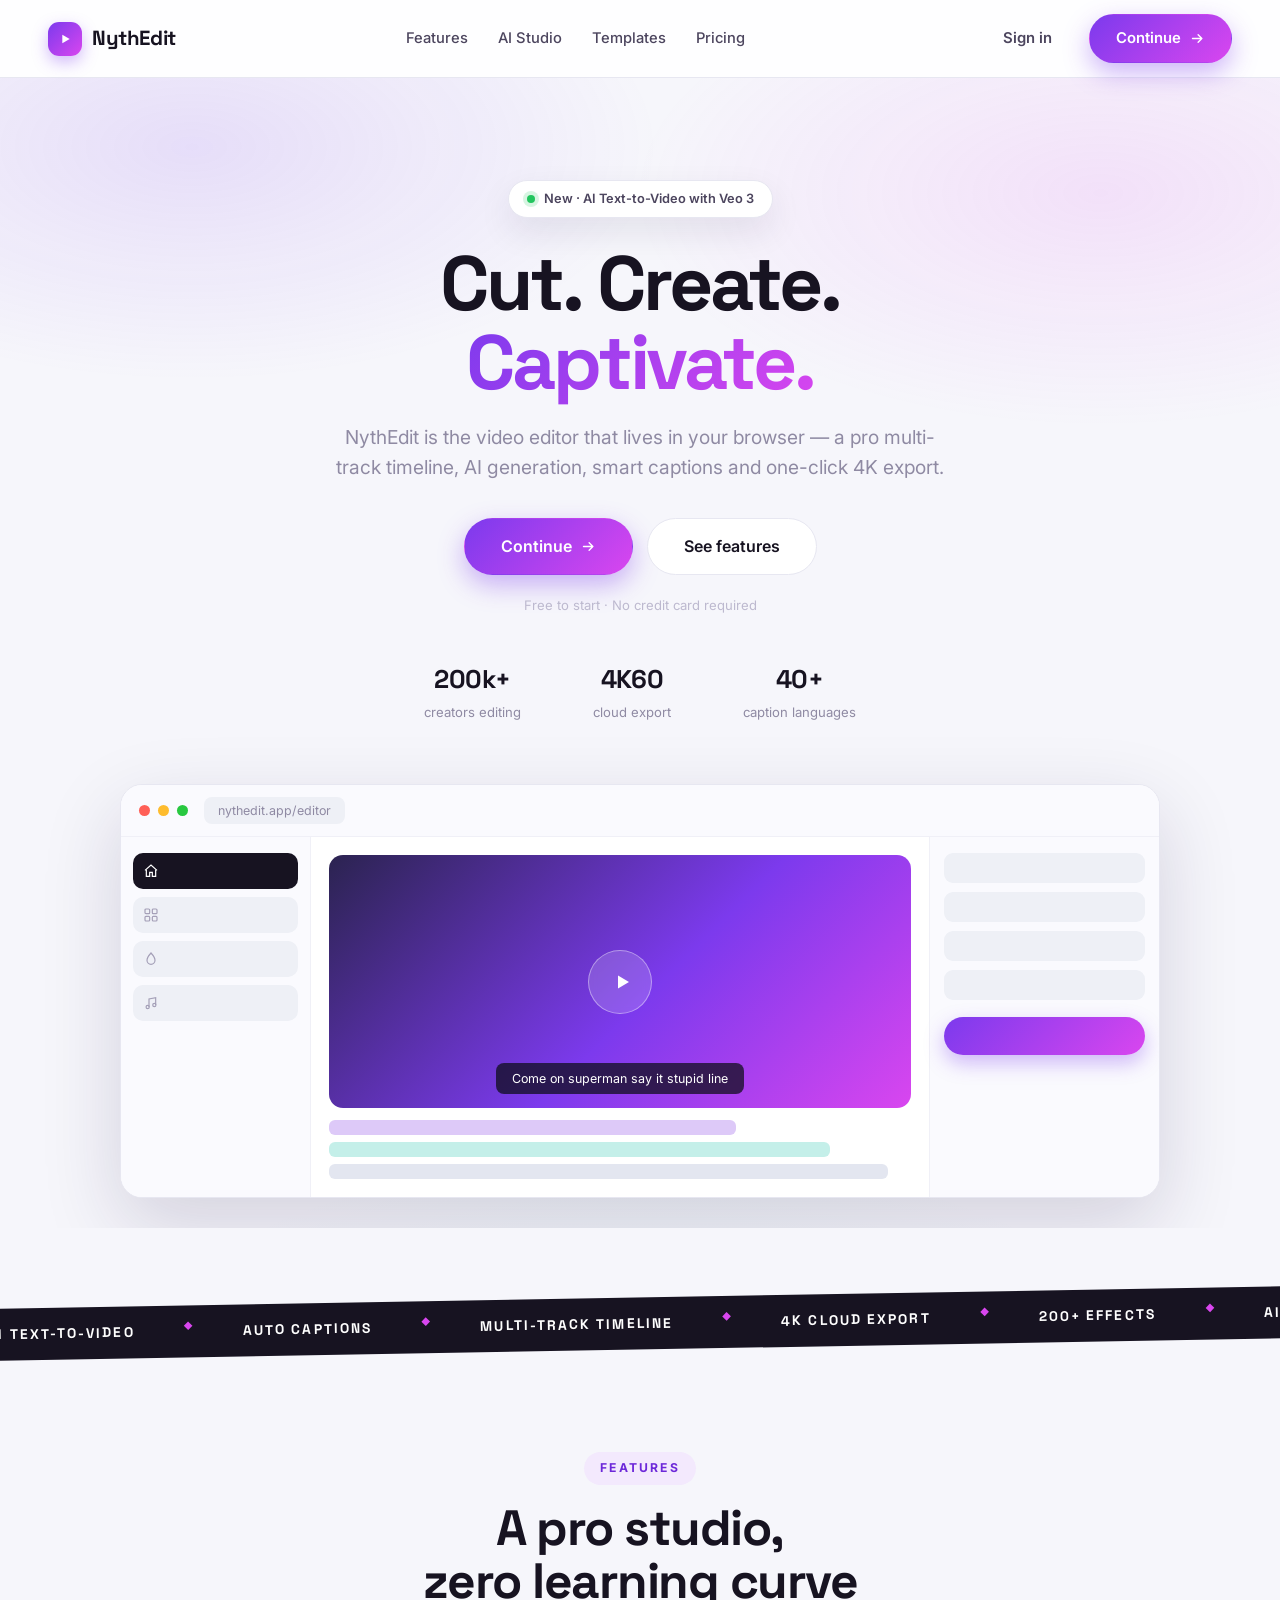
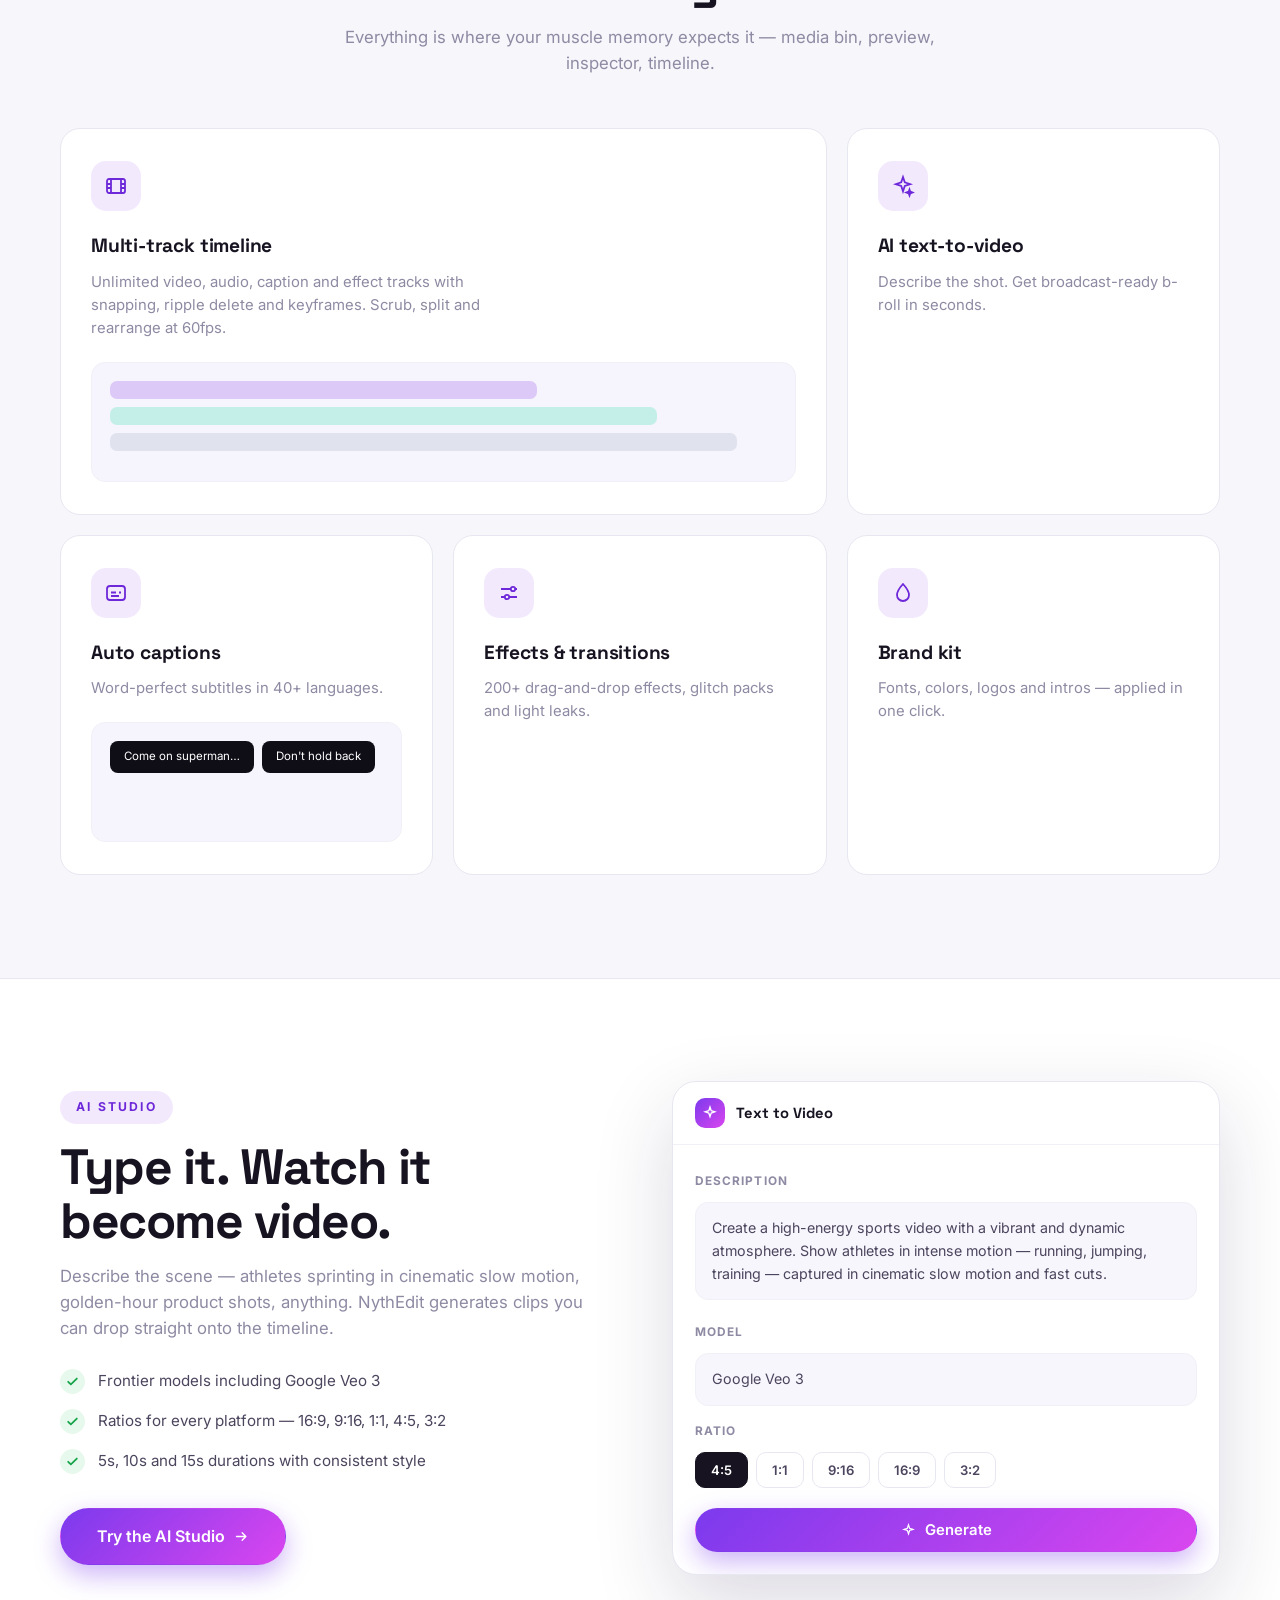
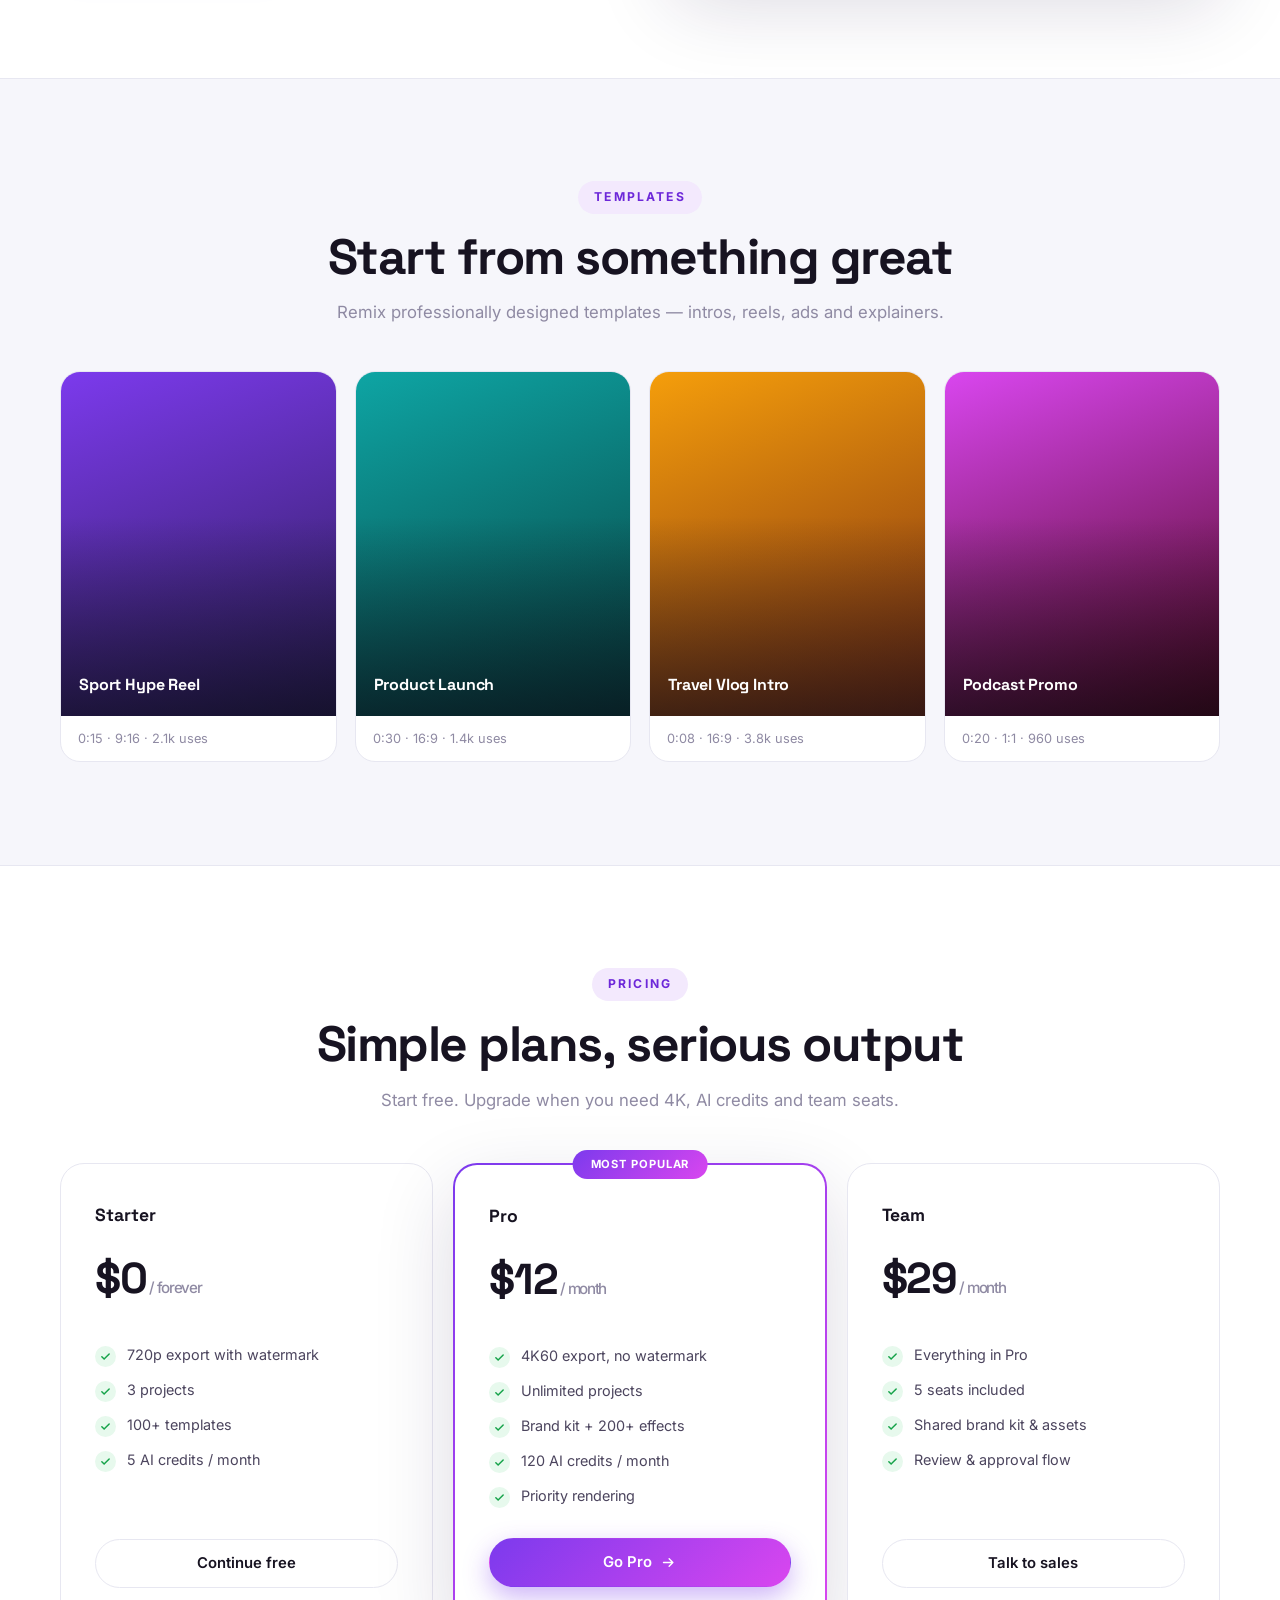
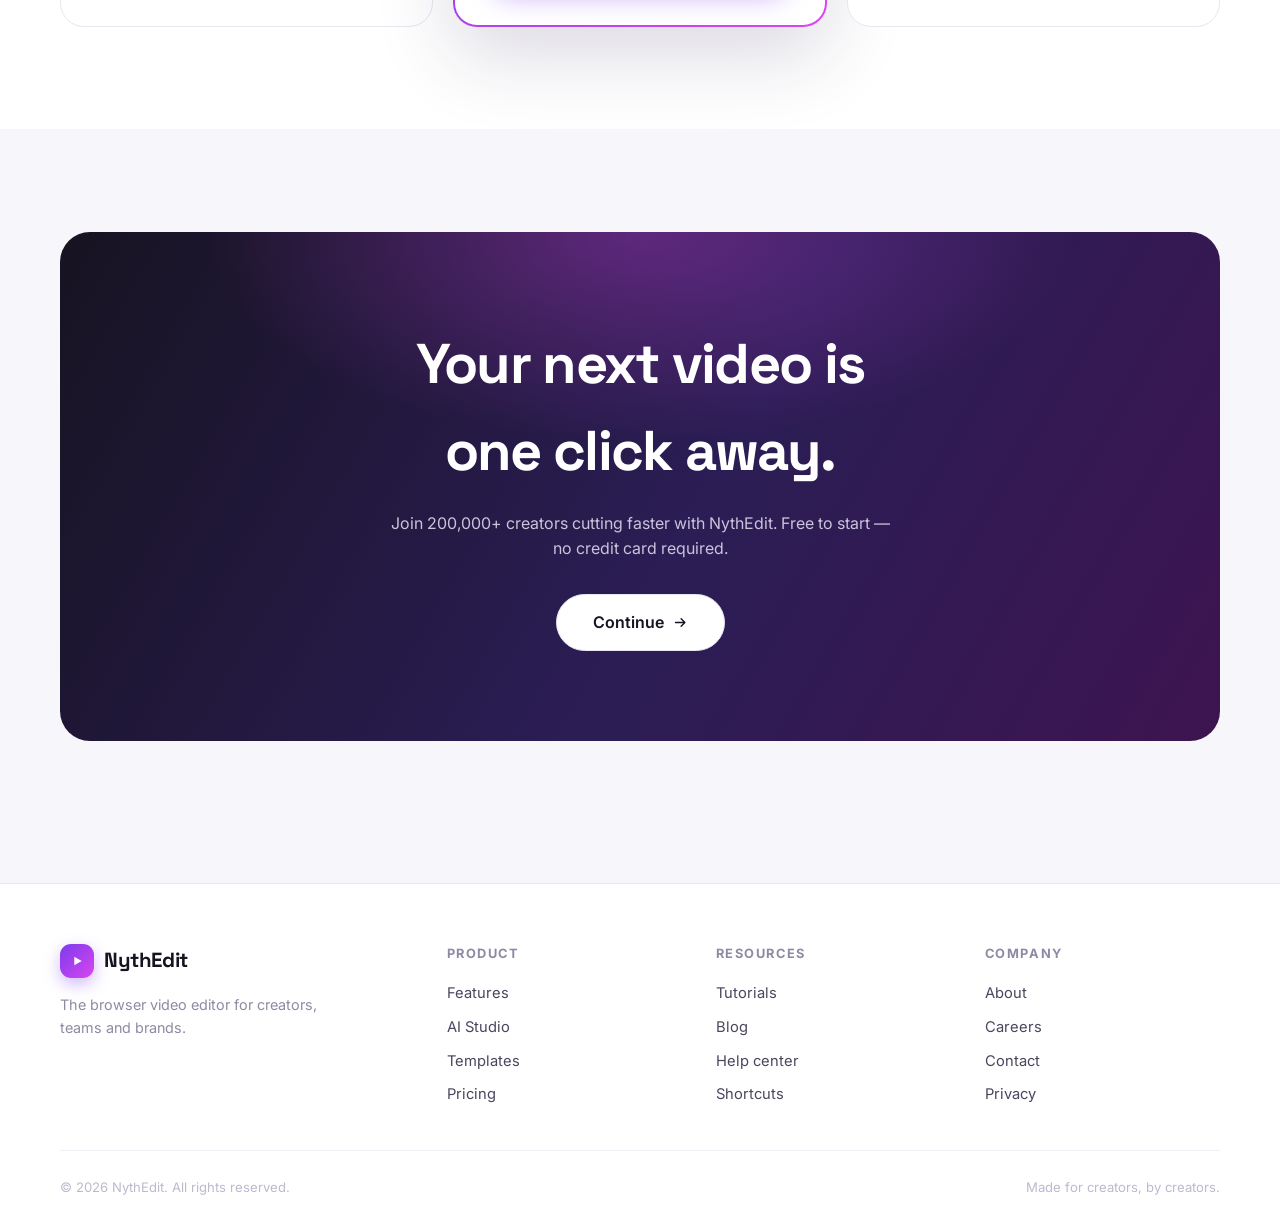
<file: index.html>
<!DOCTYPE html>
<html lang="en">
<head>
  <meta charset="UTF-8" />
  <meta name="viewport" content="width=device-width, initial-scale=1.0" />
  <title>NythEdit — Cut. Create. Captivate.</title>
  <meta name="description" content="NythEdit is the browser video editor with a pro multi-track timeline, AI text-to-video, auto captions and 4K export." />
  <link rel="stylesheet" href="main.css" />
  <link rel="preconnect" href="https://fonts.googleapis.com" />
  <link rel="preconnect" href="https://fonts.gstatic.com" crossorigin />
  <link href="https://fonts.googleapis.com/css2?family=Inter:wght@400;500;600;700&family=Space+Grotesk:wght@500;600;700&display=swap" rel="stylesheet" />
</head>
<body>

  <!-- NAV -->
  <header class="site-nav">
    <a href="index.html" class="brand">
      <span class="brand-mark"><svg viewBox="0 0 24 24" fill="#fff"><path d="M8 5.5v13l11-6.5z"/></svg></span>
      NythEdit
    </a>
    <nav class="site-links" id="siteLinks">
      <a href="#features">Features</a>
      <a href="#ai">AI Studio</a>
      <a href="#templates">Templates</a>
      <a href="#pricing">Pricing</a>
    </nav>
    <div class="nav-cta">
      <a href="login.html" class="btn btn-ghost">Sign in</a>
      <a href="login.html" class="btn btn-brand">Continue
        <svg class="i-sm" viewBox="0 0 24 24" fill="none" stroke="currentColor" stroke-width="2.2" stroke-linecap="round" stroke-linejoin="round"><path d="M4 12h15M13 6l6 6-6 6"/></svg>
      </a>
      <button class="menu-btn" id="menuBtn" aria-label="Menu"><span></span><span></span><span></span></button>
    </div>
  </header>

  <!-- HERO -->
  <section class="hero">
    <div class="hero-inner">
      <span class="hero-badge"><span class="pulse"></span> New · AI Text-to-Video with Veo 3</span>
      <h1>Cut. Create.<br /><span class="grad">Captivate.</span></h1>
      <p class="sub">NythEdit is the video editor that lives in your browser — a pro multi-track timeline, AI generation, smart captions and one-click 4K export.</p>
      <div class="hero-cta">
        <a href="login.html" class="btn btn-brand btn-lg">Continue
          <svg class="i-sm" viewBox="0 0 24 24" fill="none" stroke="currentColor" stroke-width="2.2" stroke-linecap="round" stroke-linejoin="round"><path d="M4 12h15M13 6l6 6-6 6"/></svg>
        </a>
        <a href="#features" class="btn btn-light btn-lg">See features</a>
      </div>
      <p class="hero-note">Free to start · No credit card required</p>
      <div class="hero-stats">
        <div><b>200k+</b><span>creators editing</span></div>
        <div><b>4K60</b><span>cloud export</span></div>
        <div><b>40+</b><span>caption languages</span></div>
      </div>
    </div>

    <div class="hero-mock reveal">
      <div class="mock-window">
        <div class="mock-bar"><i></i><i></i><i></i><span>nythedit.app/editor</span></div>
        <div class="mock-body">
          <div class="mock-rail">
            <b class="on"><svg viewBox="0 0 24 24" fill="none" stroke="currentColor" stroke-width="1.8"><path d="M3 11l9-8 9 8"/><path d="M5 10v10h5v-6h4v6h5V10"/></svg></b>
            <b><svg viewBox="0 0 24 24" fill="none" stroke="currentColor" stroke-width="1.8"><rect x="3" y="3" width="7" height="7" rx="1.5"/><rect x="14" y="3" width="7" height="7" rx="1.5"/><rect x="3" y="14" width="7" height="7" rx="1.5"/><rect x="14" y="14" width="7" height="7" rx="1.5"/></svg></b>
            <b><svg viewBox="0 0 24 24" fill="none" stroke="currentColor" stroke-width="1.8"><path d="M12 3s6 6.6 6 11a6 6 0 01-12 0c0-4.4 6-11 6-11z"/></svg></b>
            <b><svg viewBox="0 0 24 24" fill="none" stroke="currentColor" stroke-width="1.8"><path d="M9 18V6l10-2v11"/><circle cx="7" cy="18" r="2.4"/><circle cx="17" cy="15" r="2.4"/></svg></b>
          </div>
          <div class="mock-stage">
            <div class="mock-preview">
              <span class="mock-play"><svg viewBox="0 0 24 24" fill="currentColor"><path d="M8 5.5v13l11-6.5z"/></svg></span>
              <span class="mock-cap">Come on superman say it stupid line</span>
            </div>
            <div class="mock-tl"><i></i><i></i><i></i></div>
          </div>
          <div class="mock-side"><b></b><b></b><b></b><b></b><b class="gen"></b></div>
        </div>
      </div>
    </div>
  </section>

  <!-- MARQUEE -->
  <div class="marquee" aria-hidden="true">
    <div class="marquee-track">
      <span>AI TEXT-TO-VIDEO</span><svg width="10" height="10" viewBox="0 0 10 10"><rect x="2" y="2" width="6" height="6" transform="rotate(45 5 5)" fill="#d946ef"/></svg>
      <span>AUTO CAPTIONS</span><svg width="10" height="10" viewBox="0 0 10 10"><rect x="2" y="2" width="6" height="6" transform="rotate(45 5 5)" fill="#d946ef"/></svg>
      <span>MULTI-TRACK TIMELINE</span><svg width="10" height="10" viewBox="0 0 10 10"><rect x="2" y="2" width="6" height="6" transform="rotate(45 5 5)" fill="#d946ef"/></svg>
      <span>4K CLOUD EXPORT</span><svg width="10" height="10" viewBox="0 0 10 10"><rect x="2" y="2" width="6" height="6" transform="rotate(45 5 5)" fill="#d946ef"/></svg>
      <span>200+ EFFECTS</span><svg width="10" height="10" viewBox="0 0 10 10"><rect x="2" y="2" width="6" height="6" transform="rotate(45 5 5)" fill="#d946ef"/></svg>
      <span>AI TEXT-TO-VIDEO</span><svg width="10" height="10" viewBox="0 0 10 10"><rect x="2" y="2" width="6" height="6" transform="rotate(45 5 5)" fill="#d946ef"/></svg>
      <span>AUTO CAPTIONS</span><svg width="10" height="10" viewBox="0 0 10 10"><rect x="2" y="2" width="6" height="6" transform="rotate(45 5 5)" fill="#d946ef"/></svg>
      <span>MULTI-TRACK TIMELINE</span><svg width="10" height="10" viewBox="0 0 10 10"><rect x="2" y="2" width="6" height="6" transform="rotate(45 5 5)" fill="#d946ef"/></svg>
      <span>4K CLOUD EXPORT</span><svg width="10" height="10" viewBox="0 0 10 10"><rect x="2" y="2" width="6" height="6" transform="rotate(45 5 5)" fill="#d946ef"/></svg>
      <span>200+ EFFECTS</span><svg width="10" height="10" viewBox="0 0 10 10"><rect x="2" y="2" width="6" height="6" transform="rotate(45 5 5)" fill="#d946ef"/></svg>
    </div>
  </div>

  <!-- FEATURES -->
  <section class="section" id="features">
    <div class="wrap">
      <div class="center reveal">
        <span class="kicker">Features</span>
        <h2 class="h2">A pro studio,<br />zero learning curve</h2>
        <p class="lead">Everything is where your muscle memory expects it — media bin, preview, inspector, timeline.</p>
      </div>
      <div class="bento">
        <div class="bento-card big reveal">
          <div class="bento-ico"><svg viewBox="0 0 24 24" fill="none" stroke="currentColor" stroke-width="1.8"><rect x="3" y="5" width="18" height="14" rx="2"/><path d="M7 5v14M17 5v14M3 10h4M3 14h4M17 10h4M17 14h4"/></svg></div>
          <h3>Multi-track timeline</h3>
          <p>Unlimited video, audio, caption and effect tracks with snapping, ripple delete and keyframes. Scrub, split and rearrange at 60fps.</p>
          <div class="bento-visual"><div class="tl-mini"><i></i><i></i><i></i></div></div>
        </div>
        <div class="bento-card reveal">
          <div class="bento-ico"><svg viewBox="0 0 24 24" fill="none" stroke="currentColor" stroke-width="1.8"><path d="M12 3l1.8 5.4 5.4 1.8-5.4 1.8L12 17.4l-1.8-5.4L4.8 10.2l5.4-1.8z"/><path d="M18.5 15.5l.8 2.2 2.2.8-2.2.8-.8 2.2-.8-2.2-2.2-.8 2.2-.8z"/></svg></div>
          <h3>AI text-to-video</h3>
          <p>Describe the shot. Get broadcast-ready b-roll in seconds.</p>
        </div>
        <div class="bento-card reveal">
          <div class="bento-ico"><svg viewBox="0 0 24 24" fill="none" stroke="currentColor" stroke-width="1.8"><rect x="3" y="5" width="18" height="14" rx="3"/><path d="M7 11.5h5M7 15h8M15 11.5h2"/></svg></div>
          <h3>Auto captions</h3>
          <p>Word-perfect subtitles in 40+ languages.</p>
          <div class="bento-visual"><div class="cap-mini"><span>Come on superman…</span><span>Don't hold back</span></div></div>
        </div>
        <div class="bento-card reveal">
          <div class="bento-ico"><svg viewBox="0 0 24 24" fill="none" stroke="currentColor" stroke-width="1.8"><path d="M4 8h10M18 8h2M4 16h4M12 16h8"/><circle cx="16" cy="8" r="2.2"/><circle cx="10" cy="16" r="2.2"/></svg></div>
          <h3>Effects & transitions</h3>
          <p>200+ drag-and-drop effects, glitch packs and light leaks.</p>
        </div>
        <div class="bento-card reveal">
          <div class="bento-ico"><svg viewBox="0 0 24 24" fill="none" stroke="currentColor" stroke-width="1.8"><path d="M12 3s6 6.6 6 11a6 6 0 01-12 0c0-4.4 6-11 6-11z"/></svg></div>
          <h3>Brand kit</h3>
          <p>Fonts, colors, logos and intros — applied in one click.</p>
        </div>
      </div>
    </div>
  </section>

  <!-- AI STUDIO -->
  <section class="section" id="ai" style="background:#fff;border-top:1px solid var(--line);border-bottom:1px solid var(--line)">
    <div class="wrap">
      <div class="ai-split">
        <div class="reveal">
          <span class="kicker">AI Studio</span>
          <h2 class="h2">Type it. Watch it<br />become video.</h2>
          <p class="lead">Describe the scene — athletes sprinting in cinematic slow motion, golden-hour product shots, anything. NythEdit generates clips you can drop straight onto the timeline.</p>
          <ul class="checklist">
            <li><span class="tick"><svg viewBox="0 0 24 24" fill="none" stroke="currentColor" stroke-width="3.2" stroke-linecap="round" stroke-linejoin="round"><path d="M4 12.5l5 5L20 6.5"/></svg></span> Frontier models including Google Veo 3</li>
            <li><span class="tick"><svg viewBox="0 0 24 24" fill="none" stroke="currentColor" stroke-width="3.2" stroke-linecap="round" stroke-linejoin="round"><path d="M4 12.5l5 5L20 6.5"/></svg></span> Ratios for every platform — 16:9, 9:16, 1:1, 4:5, 3:2</li>
            <li><span class="tick"><svg viewBox="0 0 24 24" fill="none" stroke="currentColor" stroke-width="3.2" stroke-linecap="round" stroke-linejoin="round"><path d="M4 12.5l5 5L20 6.5"/></svg></span> 5s, 10s and 15s durations with consistent style</li>
          </ul>
          <div style="margin-top:34px"><a href="login.html" class="btn btn-brand btn-lg">Try the AI Studio
            <svg class="i-sm" viewBox="0 0 24 24" fill="none" stroke="currentColor" stroke-width="2.2" stroke-linecap="round" stroke-linejoin="round"><path d="M4 12h15M13 6l6 6-6 6"/></svg></a>
          </div>
        </div>
        <div class="prompt-card reveal">
          <div class="prompt-head">
            <span class="spark"><svg viewBox="0 0 24 24" fill="none" stroke="currentColor" stroke-width="2"><path d="M12 3l1.8 5.4 5.4 1.8-5.4 1.8L12 17.4l-1.8-5.4L4.8 10.2l5.4-1.8z"/></svg></span>
            Text to Video
          </div>
          <div class="prompt-body">
            <label>Description</label>
            <div class="prompt-text">Create a high-energy sports video with a vibrant and dynamic atmosphere. Show athletes in intense motion — running, jumping, training — captured in cinematic slow motion and fast cuts.</div>
            <label>Model</label>
            <div class="prompt-text" style="margin-bottom:0">Google Veo 3</div>
            <label style="margin-top:16px;display:block">Ratio</label>
            <div class="ratio-row">
              <button class="ratio on" type="button">4:5</button>
              <button class="ratio" type="button">1:1</button>
              <button class="ratio" type="button">9:16</button>
              <button class="ratio" type="button">16:9</button>
              <button class="ratio" type="button">3:2</button>
            </div>
            <button class="btn btn-brand btn-block" type="button" onclick="location.href='login.html'">
              <svg class="i-sm" viewBox="0 0 24 24" fill="none" stroke="currentColor" stroke-width="2"><path d="M12 3l1.8 5.4 5.4 1.8-5.4 1.8L12 17.4l-1.8-5.4L4.8 10.2l5.4-1.8z"/></svg>
              Generate
            </button>
          </div>
        </div>
      </div>
    </div>
  </section>

  <!-- TEMPLATES -->
  <section class="section" id="templates">
    <div class="wrap">
      <div class="center reveal">
        <span class="kicker">Templates</span>
        <h2 class="h2">Start from something great</h2>
        <p class="lead">Remix professionally designed templates — intros, reels, ads and explainers.</p>
      </div>
      <div class="tpl-row">
        <div class="tpl reveal"><div class="tpl-art" style="background:linear-gradient(160deg,#7c3aed,#2b1d55)"><b>Sport Hype Reel</b></div><small>0:15 · 9:16 · 2.1k uses</small></div>
        <div class="tpl reveal"><div class="tpl-art" style="background:linear-gradient(160deg,#0ea5a4,#083f3e)"><b>Product Launch</b></div><small>0:30 · 16:9 · 1.4k uses</small></div>
        <div class="tpl reveal"><div class="tpl-art" style="background:linear-gradient(160deg,#f59e0b,#7c2d12)"><b>Travel Vlog Intro</b></div><small>0:08 · 16:9 · 3.8k uses</small></div>
        <div class="tpl reveal"><div class="tpl-art" style="background:linear-gradient(160deg,#d946ef,#4c0519)"><b>Podcast Promo</b></div><small>0:20 · 1:1 · 960 uses</small></div>
      </div>
    </div>
  </section>

  <!-- PRICING -->
  <section class="section" id="pricing" style="background:#fff;border-top:1px solid var(--line)">
    <div class="wrap">
      <div class="center reveal">
        <span class="kicker">Pricing</span>
        <h2 class="h2">Simple plans, serious output</h2>
        <p class="lead">Start free. Upgrade when you need 4K, AI credits and team seats.</p>
      </div>
      <div class="price-grid">
        <div class="price reveal">
          <h3>Starter</h3><div class="amt">$0<small> / forever</small></div>
          <ul>
            <li><span class="tick"><svg viewBox="0 0 24 24" fill="none" stroke="currentColor" stroke-width="3.2" stroke-linecap="round"><path d="M4 12.5l5 5L20 6.5"/></svg></span>720p export with watermark</li>
            <li><span class="tick"><svg viewBox="0 0 24 24" fill="none" stroke="currentColor" stroke-width="3.2" stroke-linecap="round"><path d="M4 12.5l5 5L20 6.5"/></svg></span>3 projects</li>
            <li><span class="tick"><svg viewBox="0 0 24 24" fill="none" stroke="currentColor" stroke-width="3.2" stroke-linecap="round"><path d="M4 12.5l5 5L20 6.5"/></svg></span>100+ templates</li>
            <li><span class="tick"><svg viewBox="0 0 24 24" fill="none" stroke="currentColor" stroke-width="3.2" stroke-linecap="round"><path d="M4 12.5l5 5L20 6.5"/></svg></span>5 AI credits / month</li>
          </ul>
          <a href="login.html" class="btn btn-light btn-block">Continue free</a>
        </div>
        <div class="price hot reveal">
          <span class="tag">MOST POPULAR</span>
          <h3>Pro</h3><div class="amt">$12<small> / month</small></div>
          <ul>
            <li><span class="tick"><svg viewBox="0 0 24 24" fill="none" stroke="currentColor" stroke-width="3.2" stroke-linecap="round"><path d="M4 12.5l5 5L20 6.5"/></svg></span>4K60 export, no watermark</li>
            <li><span class="tick"><svg viewBox="0 0 24 24" fill="none" stroke="currentColor" stroke-width="3.2" stroke-linecap="round"><path d="M4 12.5l5 5L20 6.5"/></svg></span>Unlimited projects</li>
            <li><span class="tick"><svg viewBox="0 0 24 24" fill="none" stroke="currentColor" stroke-width="3.2" stroke-linecap="round"><path d="M4 12.5l5 5L20 6.5"/></svg></span>Brand kit + 200+ effects</li>
            <li><span class="tick"><svg viewBox="0 0 24 24" fill="none" stroke="currentColor" stroke-width="3.2" stroke-linecap="round"><path d="M4 12.5l5 5L20 6.5"/></svg></span>120 AI credits / month</li>
            <li><span class="tick"><svg viewBox="0 0 24 24" fill="none" stroke="currentColor" stroke-width="3.2" stroke-linecap="round"><path d="M4 12.5l5 5L20 6.5"/></svg></span>Priority rendering</li>
          </ul>
          <a href="login.html" class="btn btn-brand btn-block">Go Pro
            <svg class="i-sm" viewBox="0 0 24 24" fill="none" stroke="currentColor" stroke-width="2.2" stroke-linecap="round" stroke-linejoin="round"><path d="M4 12h15M13 6l6 6-6 6"/></svg></a>
        </div>
        <div class="price reveal">
          <h3>Team</h3><div class="amt">$29<small> / month</small></div>
          <ul>
            <li><span class="tick"><svg viewBox="0 0 24 24" fill="none" stroke="currentColor" stroke-width="3.2" stroke-linecap="round"><path d="M4 12.5l5 5L20 6.5"/></svg></span>Everything in Pro</li>
            <li><span class="tick"><svg viewBox="0 0 24 24" fill="none" stroke="currentColor" stroke-width="3.2" stroke-linecap="round"><path d="M4 12.5l5 5L20 6.5"/></svg></span>5 seats included</li>
            <li><span class="tick"><svg viewBox="0 0 24 24" fill="none" stroke="currentColor" stroke-width="3.2" stroke-linecap="round"><path d="M4 12.5l5 5L20 6.5"/></svg></span>Shared brand kit &amp; assets</li>
            <li><span class="tick"><svg viewBox="0 0 24 24" fill="none" stroke="currentColor" stroke-width="3.2" stroke-linecap="round"><path d="M4 12.5l5 5L20 6.5"/></svg></span>Review &amp; approval flow</li>
          </ul>
          <a href="login.html" class="btn btn-light btn-block">Talk to sales</a>
        </div>
      </div>
    </div>
  </section>

  <!-- CTA -->
  <section class="section">
    <div class="wrap">
      <div class="cta-banner reveal">
        <h2>Your next video is<br />one click away.</h2>
        <p>Join 200,000+ creators cutting faster with NythEdit. Free to start — no credit card required.</p>
        <a href="login.html" class="btn btn-light btn-lg">Continue
          <svg class="i-sm" viewBox="0 0 24 24" fill="none" stroke="currentColor" stroke-width="2.2" stroke-linecap="round" stroke-linejoin="round"><path d="M4 12h15M13 6l6 6-6 6"/></svg></a>
      </div>
    </div>
  </section>

  <!-- FOOTER -->
  <footer class="site">
    <div class="foot-grid">
      <div>
        <a href="index.html" class="brand">
          <span class="brand-mark"><svg viewBox="0 0 24 24" fill="#fff"><path d="M8 5.5v13l11-6.5z"/></svg></span>
          NythEdit
        </a>
        <p style="color:var(--muted);font-size:.9rem;max-width:260px;margin-top:16px">The browser video editor for creators, teams and brands.</p>
      </div>
      <div><h4>Product</h4><ul><li><a href="#features">Features</a></li><li><a href="#ai">AI Studio</a></li><li><a href="#templates">Templates</a></li><li><a href="#pricing">Pricing</a></li></ul></div>
      <div><h4>Resources</h4><ul><li><a href="#">Tutorials</a></li><li><a href="#">Blog</a></li><li><a href="#">Help center</a></li><li><a href="#">Shortcuts</a></li></ul></div>
      <div><h4>Company</h4><ul><li><a href="#">About</a></li><li><a href="#">Careers</a></li><li><a href="#">Contact</a></li><li><a href="#">Privacy</a></li></ul></div>
    </div>
    <div class="foot-note"><span>© 2026 NythEdit. All rights reserved.</span><span>Made for creators, by creators.</span></div>
  </footer>

  <div class="toast" id="toast"></div>
  <script src="main.js"></script>
</body>
</html>
</file>
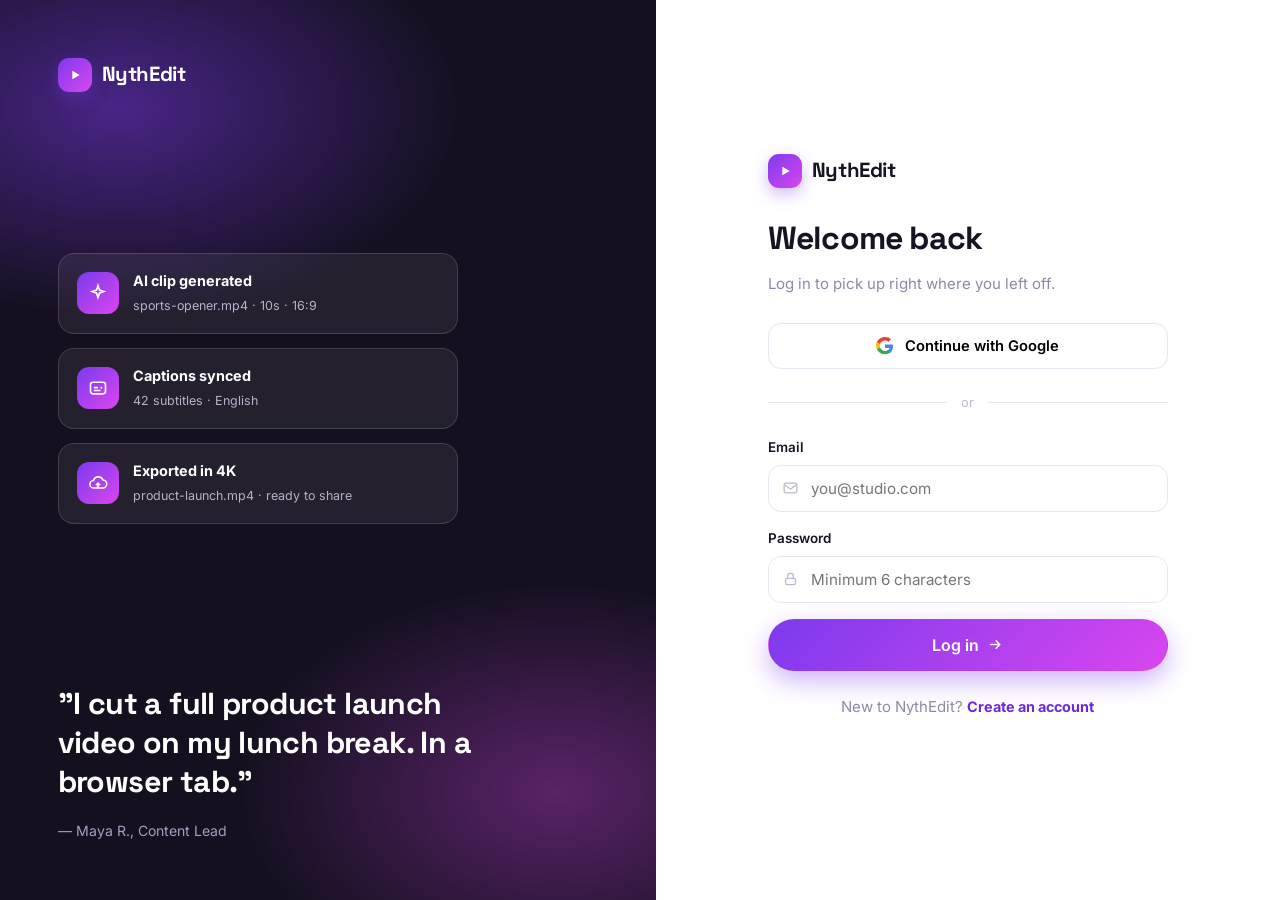
<file: editor.html>
<!DOCTYPE html>
<html lang="en">
<head>
  <meta charset="UTF-8" />
  <meta name="viewport" content="width=device-width, initial-scale=1.0, viewport-fit=cover" />
  <title>Editor — NythEdit</title>
  <meta name="description" content="NythEdit video editor — multi-track timeline, AI studio and real export." />
  <link rel="stylesheet" href="main.css" />
  <link rel="stylesheet" href="editor.css" />
  <link rel="preconnect" href="https://fonts.googleapis.com" />
  <link rel="preconnect" href="https://fonts.gstatic.com" crossorigin />
  <link href="https://fonts.googleapis.com/css2?family=Inter:wght@400;500;600;700&family=Space+Grotesk:wght@500;600;700&display=swap" rel="stylesheet" />
</head>
<body class="editor-body">

  <!-- TOP BAR -->
  <header class="ed-top">
    <button class="ed-back" id="backBtn" title="Back to projects">
      <svg class="i" viewBox="0 0 24 24" fill="none" stroke="currentColor" stroke-width="2" stroke-linecap="round" stroke-linejoin="round"><path d="M20 12H5M11 6l-6 6 6 6"/></svg>
    </button>
    <div class="ed-title">
      <span id="projName">Untitled project</span>
      <button class="pencil" id="renameBtn" title="Rename project">
        <svg class="i-sm" viewBox="0 0 24 24" fill="none" stroke="currentColor" stroke-width="1.8" stroke-linecap="round" stroke-linejoin="round"><path d="M4 20l4.2-1L20 7.2a2.05 2.05 0 00-2.9-2.9L5.5 16.2z"/><path d="M14.5 6.5l3 3"/></svg>
      </button>
    </div>
    <span class="ed-saved" id="savedInd">
      <svg viewBox="0 0 24 24" fill="none" stroke="currentColor" stroke-width="2.6" stroke-linecap="round" stroke-linejoin="round"><path d="M4 12.5l5 5L20 6.5"/></svg>
      <span id="savedTxt">Saved</span>
    </span>
    <div class="ed-spacer"></div>
    <div class="mobile-toggles">
      <button class="mt-btn" id="mediaToggle" aria-label="Toggle media panel">
        <svg class="i-sm" viewBox="0 0 24 24" fill="none" stroke="currentColor" stroke-width="1.8" stroke-linejoin="round"><path d="M12 3l9 5-9 5-9-5z"/><path d="M3 13l9 5 9-5"/></svg>
        <span>Media</span>
      </button>
      <button class="mt-btn" id="sideToggle" aria-label="Toggle AI panel">
        <svg class="i-sm" viewBox="0 0 24 24" fill="none" stroke="currentColor" stroke-width="1.8" stroke-linejoin="round"><path d="M12 3l1.8 5.4 5.4 1.8-5.4 1.8L12 17.4l-1.8-5.4L4.8 10.2l5.4-1.8z"/></svg>
        <span>AI Studio</span>
      </button>
    </div>
    <div class="avatar" id="avatarBtn" title="Account">S</div>
    <button class="btn btn-light" id="shareBtn">
      <svg class="i-sm" viewBox="0 0 24 24" fill="none" stroke="currentColor" stroke-width="1.8" stroke-linecap="round" stroke-linejoin="round"><path d="M12 15V3M7.5 7.5L12 3l4.5 4.5"/><path d="M5 12v7a2 2 0 002 2h10a2 2 0 002-2v-7"/></svg>
      <span class="txt">Share</span>
    </button>
    <button class="btn btn-brand" id="exportBtn">
      <svg class="i-sm" viewBox="0 0 24 24" fill="none" stroke="currentColor" stroke-width="2" stroke-linecap="round" stroke-linejoin="round"><path d="M12 3v12M7 10l5 5 5-5"/><path d="M4 19h16"/></svg>
      <span class="txt">Export</span>
    </button>
  </header>

  <div class="drawer-scrim" id="drawerScrim"></div>

  <!-- WORKSPACE -->
  <div class="ed-work">

    <!-- icon rail -->
    <nav class="ed-rail" id="rail" aria-label="Tools">
      <button class="rail-btn on"><svg viewBox="0 0 24 24" fill="none" stroke="currentColor" stroke-width="1.8" stroke-linecap="round" stroke-linejoin="round"><path d="M3 11l9-8 9 8"/><path d="M5 10v10h5v-6h4v6h5V10"/></svg>Home</button>
      <button class="rail-btn"><svg viewBox="0 0 24 24" fill="none" stroke="currentColor" stroke-width="1.8" stroke-linejoin="round"><path d="M12 3l9 5-9 5-9-5z"/><path d="M3 13l9 5 9-5"/></svg>Media</button>
      <button class="rail-btn"><svg viewBox="0 0 24 24" fill="none" stroke="currentColor" stroke-width="1.8" stroke-linecap="round"><path d="M5 6h14M5 12h14M5 18h9"/></svg>Text</button>
      <button class="rail-btn"><svg viewBox="0 0 24 24" fill="none" stroke="currentColor" stroke-width="1.8" stroke-linejoin="round"><path d="M12 3l1.8 5.4 5.4 1.8-5.4 1.8L12 17.4l-1.8-5.4L4.8 10.2l5.4-1.8z"/></svg>Effects</button>
      <button class="rail-btn"><svg viewBox="0 0 24 24" fill="none" stroke="currentColor" stroke-width="1.8" stroke-linecap="round" stroke-linejoin="round"><path d="M17 2l4 4-4 4"/><path d="M3 11V9a4 4 0 014-4h14"/><path d="M7 22l-4-4 4-4"/><path d="M21 13v2a4 4 0 01-4 4H3"/></svg>Trans.</button>
      <button class="rail-btn"><svg viewBox="0 0 24 24" fill="none" stroke="currentColor" stroke-width="1.8" stroke-linejoin="round"><path d="M12 3s6 6.6 6 11a6 6 0 01-12 0c0-4.4 6-11 6-11z"/></svg>Brand</button>
      <div class="rail-sep"></div>
      <div class="rail-foot">
        <button class="rail-btn"><svg viewBox="0 0 24 24" fill="none" stroke="currentColor" stroke-width="1.8" stroke-linecap="round"><circle cx="12" cy="12" r="8.5"/><path d="M9.6 9.6a2.5 2.5 0 014.3 1.7c0 1.6-2.4 2-2.4 3.2"/><path d="M12 17h.01"/></svg>Help</button>
        <button class="rail-btn"><svg viewBox="0 0 24 24" fill="none" stroke="currentColor" stroke-width="1.8" stroke-linecap="round"><circle cx="12" cy="12" r="3"/><path d="M12 2.8v2.8M12 18.4v2.8M2.8 12h2.8M18.4 12h2.8M5.2 5.2l2 2M16.8 16.8l2 2M18.8 5.2l-2 2M7.2 16.8l-2 2"/></svg>Settings</button>
      </div>
    </nav>

    <!-- media panel -->
    <aside class="ed-media" id="mediaPanel">
      <button class="drawer-close" data-close="mediaPanel" aria-label="Close panel">
        <svg viewBox="0 0 24 24" fill="none" stroke="currentColor" stroke-width="2.2" stroke-linecap="round"><path d="M6 6l12 12M18 6L6 18"/></svg>
      </button>
      <div class="media-tabs" id="mediaTabs">
        <button class="media-tab on" data-tab="all"><svg viewBox="0 0 24 24" fill="none" stroke="currentColor" stroke-width="1.8" stroke-linejoin="round"><path d="M12 3l9 5-9 5-9-5z"/><path d="M3 13l9 5 9-5"/></svg>All</button>
        <button class="media-tab" data-tab="video"><svg viewBox="0 0 24 24" fill="none" stroke="currentColor" stroke-width="1.8"><rect x="3" y="5" width="18" height="14" rx="2"/><path d="M7 5v14M17 5v14M3 10h4M3 14h4M17 10h4M17 14h4"/></svg>Video</button>
        <button class="media-tab" data-tab="image"><svg viewBox="0 0 24 24" fill="none" stroke="currentColor" stroke-width="1.8"><rect x="3" y="4" width="18" height="16" rx="2"/><circle cx="9" cy="10" r="1.6"/><path d="M4.5 18l5-5 3 3 3-3 4 4"/></svg>Photos</button>
        <button class="media-tab" data-tab="audio"><svg viewBox="0 0 24 24" fill="none" stroke="currentColor" stroke-width="1.8"><path d="M9 18V6l10-2v11"/><circle cx="7" cy="18" r="2.4"/><circle cx="17" cy="15" r="2.4"/></svg>Audio</button>
      </div>
      <div class="media-search">
        <div class="box">
          <svg viewBox="0 0 24 24" fill="none" stroke="currentColor" stroke-width="1.8"><circle cx="11" cy="11" r="7"/><path d="M16.5 16.5L21 21"/></svg>
          <input type="search" id="mediaSearch" placeholder="Search media" aria-label="Search media" />
        </div>
        <button class="filter-btn" id="importBtn" title="Import files">
          <svg class="i-sm" viewBox="0 0 24 24" fill="none" stroke="currentColor" stroke-width="2" stroke-linecap="round"><path d="M12 16V4M7 9l5-5 5 5"/><path d="M4 20h16"/></svg>
        </button>
      </div>
      <div class="media-grid" id="mediaGrid"></div>
    </aside>

    <!-- stage -->
    <section class="ed-stage">
      <div class="ed-preview">
        <div class="preview-frame" id="previewFrame">
          <canvas id="previewCanvas" width="1280" height="720"></canvas>
          <span class="preview-badge" id="previewBadge">PREVIEW</span>
        </div>
      </div>
      <div class="ed-transport">
        <span class="tcode" id="timeNow">0:00</span>
        <button class="ticon" id="prevBtn" title="Back 5 seconds">
          <svg class="i-sm" viewBox="0 0 24 24" fill="none" stroke="currentColor" stroke-width="2" stroke-linejoin="round"><path d="M6 5v14"/><path d="M19 5.5v13L9.5 12z" fill="currentColor" stroke="none"/></svg>
        </button>
        <button class="tplay" id="playBtn" title="Play / pause (Space)"></button>
        <button class="ticon" id="loopBtn" title="Loop">
          <svg class="i-sm" viewBox="0 0 24 24" fill="none" stroke="currentColor" stroke-width="1.8" stroke-linecap="round" stroke-linejoin="round"><path d="M17 2l4 4-4 4"/><path d="M3 11V9a4 4 0 014-4h14"/><path d="M7 22l-4-4 4-4"/><path d="M21 13v2a4 4 0 01-4 4H3"/></svg>
        </button>
        <button class="ticon" id="fsBtn" title="Fullscreen preview">
          <svg class="i-sm" viewBox="0 0 24 24" fill="none" stroke="currentColor" stroke-width="2" stroke-linecap="round" stroke-linejoin="round"><path d="M4 9V4h5M20 9V4h-5M4 15v5h5M20 15v5h-5"/></svg>
        </button>
        <span class="tcode dim" id="timeDur">0:00</span>
      </div>
    </section>

    <!-- right panel -->
    <aside class="ed-side" id="sidePanel">
      <button class="drawer-close" data-close="sidePanel" aria-label="Close panel">
        <svg viewBox="0 0 24 24" fill="none" stroke="currentColor" stroke-width="2.2" stroke-linecap="round"><path d="M6 6l12 12M18 6L6 18"/></svg>
      </button>
      <div class="side-tabs" id="sideTabs">
        <button class="side-tab" data-sidetab="assistant"><svg viewBox="0 0 24 24" fill="none" stroke="currentColor" stroke-width="1.8"><path d="M21 12a8 8 0 01-8 8H4l2-3a8 8 0 1115-5z"/></svg>Assistant</button>
        <button class="side-tab on" data-sidetab="t2v"><svg viewBox="0 0 24 24" fill="none" stroke="currentColor" stroke-width="1.8"><rect x="3" y="5" width="18" height="14" rx="2"/><path d="M7 5v14M17 5v14M3 10h4M3 14h4M17 10h4M17 14h4"/></svg>Text-to-Video</button>
        <button class="side-tab" data-sidetab="img"><svg viewBox="0 0 24 24" fill="none" stroke="currentColor" stroke-width="1.8"><rect x="3" y="4" width="18" height="16" rx="2"/><circle cx="9" cy="10" r="1.6"/><path d="M4.5 18l5-5 3 3 3-3 4 4"/></svg>Image</button>
      </div>

      <!-- assistant pane -->
      <div class="side-body" id="pane-assistant" hidden>
        <div>
          <label>Assistant</label>
          <div class="asst-log" id="asstLog"></div>
        </div>
        <form id="asstForm" class="asst-form">
          <input id="asstInput" placeholder='Try "add caption hello" or "help"' autocomplete="off" />
          <button type="submit" aria-label="Send">
            <svg class="i-sm" viewBox="0 0 24 24" fill="none" stroke="currentColor" stroke-width="2" stroke-linecap="round" stroke-linejoin="round"><path d="M4 12h15M13 6l6 6-6 6"/></svg>
          </button>
        </form>
      </div>

      <!-- generate pane (t2v + img share it) -->
      <div class="side-body" id="pane-generate">
        <div>
          <label for="genDesc" id="genDescLabel">Description</label>
          <textarea class="side-desc" id="genDesc" placeholder="Describe the clip you want to generate…">A drone shot gliding over a packed stadium at golden hour, athletes warming up on the track, cinematic</textarea>
        </div>
        <div id="modelRow">
          <label for="modelSel">Model</label>
          <select class="side-select" id="modelSel">
            <option>Google Veo 3</option>
            <option>Google Veo 3 Fast</option>
            <option>Runway Gen-4</option>
            <option>Pika 2.1</option>
          </select>
        </div>
        <div>
          <label>Ratio</label>
          <div class="pill-row" id="ratioRow">
            <button class="ratio-pill" data-ar="1:1">1:1</button>
            <button class="ratio-pill on" data-ar="16:9">16:9</button>
            <button class="ratio-pill" data-ar="9:16">9:16</button>
            <button class="ratio-pill" data-ar="4:5">4:5</button>
            <button class="ratio-pill" data-ar="3:2">3:2</button>
          </div>
        </div>
        <div id="durRowWrap">
          <label>Duration</label>
          <div class="pill-row" id="durRow">
            <button class="ratio-pill on" data-d="5">5s</button>
            <button class="ratio-pill" data-d="10">10s</button>
            <button class="ratio-pill" data-d="15">15s</button>
          </div>
        </div>
        <details class="prov" id="provBox">
          <summary>Provider settings <span class="prov-state" id="provState">not configured</span></summary>
          <label for="provUrl">API endpoint (POST)</label>
          <input id="provUrl" placeholder="https://your-provider.com/v1/videos" />
          <label for="provKey">API key</label>
          <input id="provKey" type="password" placeholder="Stored only in this browser" />
          <label for="provModel">Model id (sent as "model")</label>
          <input id="provModel" placeholder="veo-3" />
          <button class="btn btn-light btn-block" id="provSave" type="button" style="margin-top:10px">Save provider</button>
          <p class="prov-note">Generate sends <b>{prompt, model, aspect_ratio, duration_seconds}</b> as JSON with a Bearer key, and expects <b>{video_url}</b> (or {url}) back. The key never leaves your browser except to your endpoint.</p>
        </details>
        <button class="gen-btn" id="genBtn">
          <svg viewBox="0 0 24 24" fill="none" stroke="currentColor" stroke-width="1.8"><path d="M12 3l1.8 5.4 5.4 1.8-5.4 1.8L12 17.4l-1.8-5.4L4.8 10.2l5.4-1.8z"/></svg>
          <span id="genLabel">Generate video</span>
        </button>
        <div class="side-hint" id="genHint" style="display:none"></div>
      </div>
    </aside>
  </div>

  <!-- TIMELINE -->
  <section class="ed-timeline">
    <div class="tl-tools" id="tlTools">
      <button class="tool-btn" id="undoBtn" title="Undo"><svg viewBox="0 0 24 24" fill="none" stroke="currentColor" stroke-width="1.8" stroke-linecap="round" stroke-linejoin="round"><path d="M9 14L4 9l5-5"/><path d="M4 9h9a7 7 0 017 7v1"/></svg></button>
      <button class="tool-btn" id="redoBtn" title="Redo"><svg viewBox="0 0 24 24" fill="none" stroke="currentColor" stroke-width="1.8" stroke-linecap="round" stroke-linejoin="round"><path d="M15 14l5-5-5-5"/><path d="M20 9h-9a7 7 0 00-7 7v1"/></svg></button>
      <button class="tool-btn" id="splitBtn" title="Split at playhead"><svg viewBox="0 0 24 24" fill="none" stroke="currentColor" stroke-width="1.8" stroke-linecap="round"><circle cx="6" cy="7" r="2.5"/><circle cx="6" cy="17" r="2.5"/><path d="M8.2 8.6L20 20M8.2 15.4L20 4"/></svg></button>
      <button class="tool-btn" id="dupBtn" title="Duplicate"><svg viewBox="0 0 24 24" fill="none" stroke="currentColor" stroke-width="1.8"><rect x="9" y="9" width="11" height="11" rx="2"/><path d="M5 14V5a2 2 0 012-2h9"/></svg></button>
      <button class="tool-btn" id="delBtn" title="Delete"><svg viewBox="0 0 24 24" fill="none" stroke="currentColor" stroke-width="1.8" stroke-linecap="round" stroke-linejoin="round"><path d="M4 7h16M10 4h4M7 7l1 13a2 2 0 002 2h4a2 2 0 002-2l1-13"/><path d="M10 11v6M14 11v6"/></svg></button>
      <button class="tool-btn on" id="magnetBtn" title="Snapping"><svg viewBox="0 0 24 24" fill="none" stroke="currentColor" stroke-width="1.8" stroke-linejoin="round"><path d="M5 4h4v7a3 3 0 006 0V4h4v7a7 7 0 01-14 0z"/><path d="M5 8.5h4M15 8.5h4"/></svg></button>
      <div class="sp"></div>
      <div class="zoom">
        <svg viewBox="0 0 24 24" fill="none" stroke="currentColor" stroke-width="1.8"><circle cx="11" cy="11" r="7"/><path d="M16.5 16.5L21 21M8 11h6"/></svg>
        <input type="range" id="zoomRange" min="40" max="260" value="110" aria-label="Timeline zoom" />
        <svg viewBox="0 0 24 24" fill="none" stroke="currentColor" stroke-width="1.8"><circle cx="11" cy="11" r="7"/><path d="M16.5 16.5L21 21M11 8v6M8 11h6"/></svg>
      </div>
    </div>
    <div class="tl-main">
      <div class="tl-heads" id="tlHeads"></div>
      <div class="tl-scroll" id="tlScroll">
        <div class="tl-inner" id="tlInner" style="width:1320px">
          <div class="tl-ruler" id="tlRuler"></div>
          <div id="tlLanes"></div>
          <div class="playhead" id="playhead" style="left:0"></div>
        </div>
      </div>
    </div>
  </section>

  <!-- EXPORT MODAL -->
  <div class="modal-veil" id="exportModal">
    <div class="modal" role="dialog" aria-modal="true" aria-label="Export video">
      <h2>Export video</h2>
      <p>Renders your timeline in real time and downloads a <b>.webm</b> file with audio.</p>
      <div class="exp-row" id="expRow">
        <button class="exp-opt on">720p</button>
        <button class="exp-opt">1080p</button>
      </div>
      <div class="exp-bar" id="expBar"><i id="expFill"></i></div>
      <div class="exp-status" id="expStatus"></div>
      <div style="display:flex;gap:10px;margin-top:18px">
        <button class="btn btn-light" id="expCancel" style="flex:1">Cancel</button>
        <button class="btn btn-brand" id="expStart" style="flex:2">Start export</button>
      </div>
    </div>
  </div>

  <!-- hidden file input + custom context menu -->
  <input type="file" id="fileInput" accept="video/*,audio/*,image/*" multiple hidden />
  <div class="ctxmenu" id="ctxMenu" role="menu"></div>

  <div class="toast" id="toast"></div>
  <script src="main.js"></script>
  <script src="editor.js"></script>
</body>
</html>
</file>
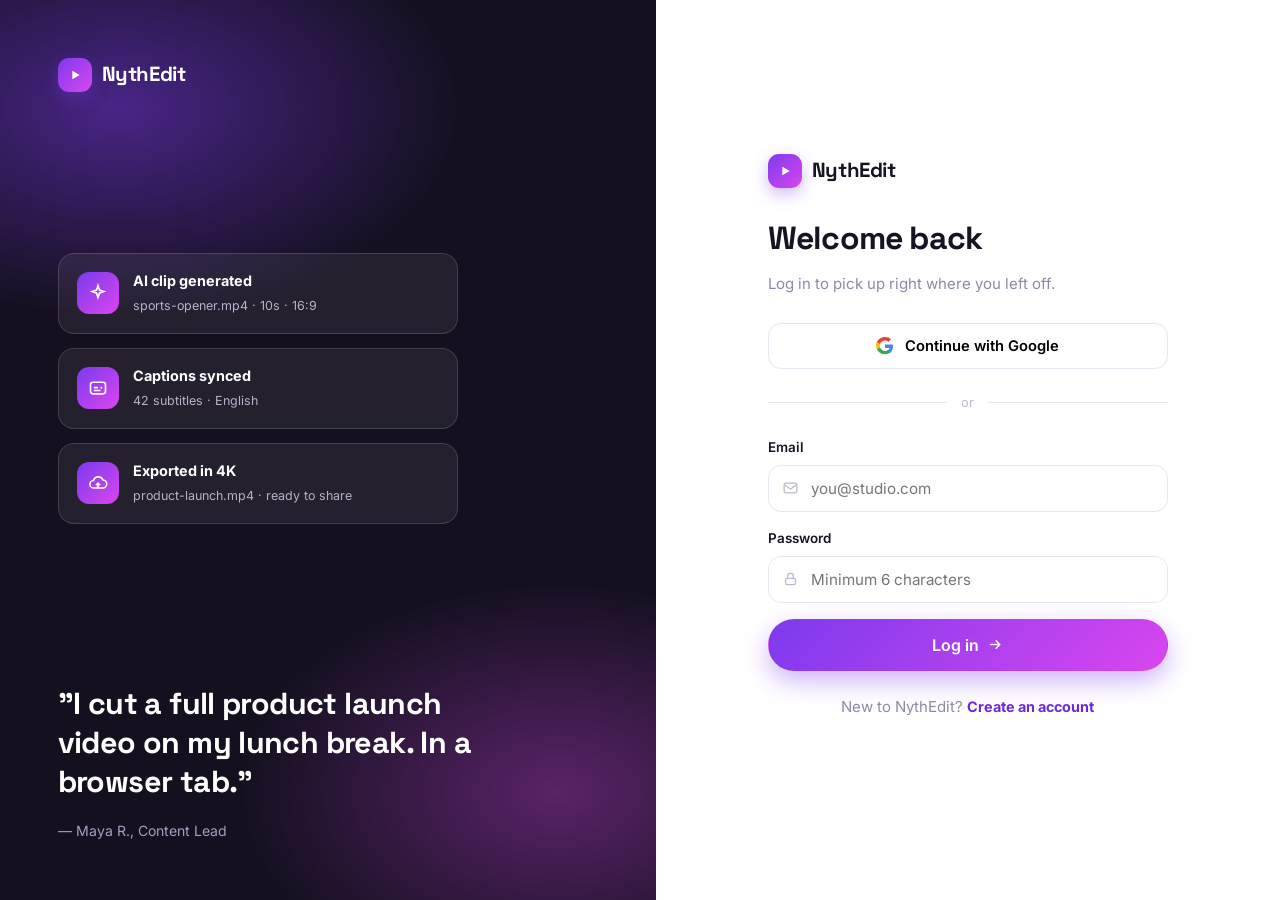
<file: login.html>
<!DOCTYPE html>
<html lang="en">
<head>
  <meta charset="UTF-8" />
  <meta name="viewport" content="width=device-width, initial-scale=1.0" />
  <title>Log in — NythEdit</title>
  <meta name="description" content="Log in to NythEdit to access your video projects." />
  <link rel="stylesheet" href="main.css" />
  <link rel="preconnect" href="https://fonts.googleapis.com" />
  <link rel="preconnect" href="https://fonts.gstatic.com" crossorigin />
  <link href="https://fonts.googleapis.com/css2?family=Inter:wght@400;500;600;700&family=Space+Grotesk:wght@500;600;700&display=swap" rel="stylesheet" />
</head>
<body class="auth-page">

  <!-- left brand panel -->
  <aside class="auth-side">
    <a href="index.html" class="brand">
      <span class="brand-mark"><svg viewBox="0 0 24 24" fill="#fff"><path d="M8 5.5v13l11-6.5z"/></svg></span>
      NythEdit
    </a>
    <div class="auth-cards">
      <div class="mini-card">
        <span class="mc-ico"><svg viewBox="0 0 24 24" fill="none" stroke="currentColor" stroke-width="1.9"><path d="M12 3l1.8 5.4 5.4 1.8-5.4 1.8L12 17.4l-1.8-5.4L4.8 10.2l5.4-1.8z"/></svg></span>
        <div><b>AI clip generated</b><span>sports-opener.mp4 · 10s · 16:9</span></div>
      </div>
      <div class="mini-card">
        <span class="mc-ico"><svg viewBox="0 0 24 24" fill="none" stroke="currentColor" stroke-width="1.9"><rect x="3" y="5" width="18" height="14" rx="3"/><path d="M7 11.5h5M7 15h8M15 11.5h2"/></svg></span>
        <div><b>Captions synced</b><span>42 subtitles · English</span></div>
      </div>
      <div class="mini-card">
        <span class="mc-ico"><svg viewBox="0 0 24 24" fill="none" stroke="currentColor" stroke-width="1.9"><path d="M7 18a4.5 4.5 0 01-.4-9A6 6 0 0118 8.5 4.2 4.2 0 0117.5 18z"/><path d="M12 12v6M9.5 14.5L12 12l2.5 2.5"/></svg></span>
        <div><b>Exported in 4K</b><span>product-launch.mp4 · ready to share</span></div>
      </div>
    </div>
    <div class="auth-quote">
      <p>"I cut a full product launch video on my lunch break. In a browser tab."</p>
      <cite>— Maya R., Content Lead</cite>
    </div>
  </aside>

  <!-- form -->
  <main class="auth-form-wrap">
    <div class="auth-card">
      <a href="index.html" class="brand">
        <span class="brand-mark"><svg viewBox="0 0 24 24" fill="#fff"><path d="M8 5.5v13l11-6.5z"/></svg></span>
        NythEdit
      </a>
      <h1 id="authTitle">Welcome back</h1>
      <p id="authSub">Log in to pick up right where you left off.</p>

      <div class="form-err" id="formErr"></div>

      <button class="google-btn" id="googleBtn" type="button">
        <svg width="18" height="18" viewBox="0 0 24 24"><path fill="#4285F4" d="M22.6 12.3c0-.8-.1-1.5-.2-2.3H12v4.5h6c-.3 1.4-1.1 2.5-2.4 3.3v2.8h3.9c2.3-2.1 3.1-5 3.1-8.3z"/><path fill="#34A853" d="M12 23c3.2 0 5.9-1.1 7.9-2.9l-3.9-2.8c-1.1.7-2.5 1.2-4 1.2-3.1 0-5.7-2.1-6.6-4.9H1.4v2.9C3.4 20.5 7.4 23 12 23z"/><path fill="#FBBC05" d="M5.4 13.6c-.2-.7-.4-1.5-.4-2.6s.1-1.9.4-2.6V5.5H1.4C.5 7.2 0 9 0 11s.5 3.8 1.4 5.5l4-2.9z"/><path fill="#EA4335" d="M12 4.7c1.8 0 3.3.6 4.6 1.8l3.4-3.4C17.9 1.1 15.2 0 12 0 7.4 0 3.4 2.5 1.4 6.5l4 2.9c.9-2.7 3.5-4.7 6.6-4.7z"/></svg>
        Continue with Google
      </button>

      <div class="auth-alt">or</div>

      <form id="authForm" novalidate>
        <div class="field" id="nameField" style="display:none">
          <label for="name">Full name</label>
          <div class="in-wrap">
            <svg class="i" viewBox="0 0 24 24" fill="none" stroke="currentColor" stroke-width="1.8"><circle cx="12" cy="8" r="3.6"/><path d="M5 20a7 7 0 0114 0"/></svg>
            <input type="text" id="name" placeholder="Alex Carter" autocomplete="name" />
          </div>
        </div>
        <div class="field">
          <label for="email">Email</label>
          <div class="in-wrap">
            <svg class="i" viewBox="0 0 24 24" fill="none" stroke="currentColor" stroke-width="1.8"><rect x="3" y="5" width="18" height="14" rx="2.5"/><path d="M3.5 7.5l8.5 6 8.5-6"/></svg>
            <input type="email" id="email" placeholder="you@studio.com" autocomplete="email" required />
          </div>
        </div>
        <div class="field">
          <label for="password">Password</label>
          <div class="in-wrap">
            <svg class="i" viewBox="0 0 24 24" fill="none" stroke="currentColor" stroke-width="1.8"><rect x="5" y="11" width="14" height="9" rx="2.5"/><path d="M8 11V8a4 4 0 018 0v3"/></svg>
            <input type="password" id="password" placeholder="Minimum 6 characters" autocomplete="current-password" required />
          </div>
        </div>
        <button class="btn btn-brand btn-block btn-lg" type="submit" id="authSubmit">Log in
          <svg class="i-sm" viewBox="0 0 24 24" fill="none" stroke="currentColor" stroke-width="2.2" stroke-linecap="round" stroke-linejoin="round"><path d="M4 12h15M13 6l6 6-6 6"/></svg>
        </button>
      </form>

      <p class="auth-switch"><span id="switchText">New to NythEdit?</span> <button type="button" id="switchMode">Create an account</button></p>
    </div>
  </main>

  <div class="toast" id="toast"></div>
  <script src="main.js"></script>
</body>
</html>
</file>
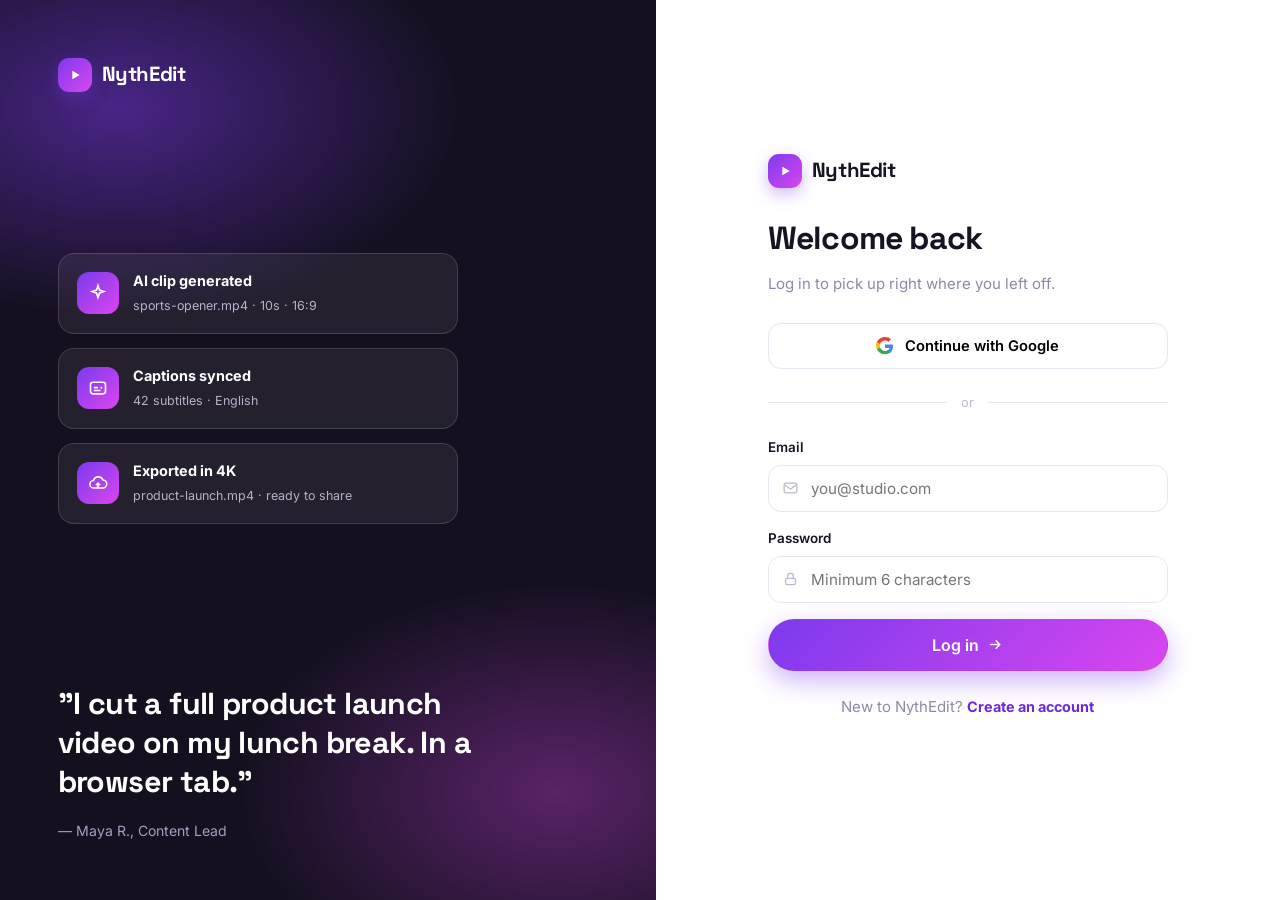
<file: projects.html>
<!DOCTYPE html>
<html lang="en">
<head>
  <meta charset="UTF-8" />
  <meta name="viewport" content="width=device-width, initial-scale=1.0" />
  <title>My Projects — NythEdit</title>
  <meta name="description" content="Your NythEdit video projects." />
  <link rel="stylesheet" href="main.css" />
  <link rel="preconnect" href="https://fonts.googleapis.com" />
  <link rel="preconnect" href="https://fonts.gstatic.com" crossorigin />
  <link href="https://fonts.googleapis.com/css2?family=Inter:wght@400;500;600;700&family=Space+Grotesk:wght@500;600;700&display=swap" rel="stylesheet" />
</head>
<body>

  <header class="topbar-app">
    <a href="index.html" class="brand">
      <span class="brand-mark"><svg viewBox="0 0 24 24" fill="#fff"><path d="M8 5.5v13l11-6.5z"/></svg></span>
      NythEdit
    </a>
    <div class="search">
      <svg viewBox="0 0 24 24" fill="none" stroke="currentColor" stroke-width="1.8"><circle cx="11" cy="11" r="7"/><path d="M16.5 16.5L21 21"/></svg>
      <input type="search" id="searchInput" placeholder="Search projects…" aria-label="Search projects" />
    </div>
    <div class="ed-spacer"></div>
    <a href="editor.html?demo=1" class="btn btn-brand" id="newBtn">
      <svg class="i-sm" viewBox="0 0 24 24" fill="none" stroke="currentColor" stroke-width="2.2" stroke-linecap="round"><path d="M12 5v14M5 12h14"/></svg>
      New project
    </a>
    <div class="avatar" id="avatarBtn" title="Account">S</div>
  </header>

  <div class="proj-hero">
    <h1>My projects</h1>
    <p>Pick up where you left off, or start something new.</p>
  </div>

  <div class="chips" id="chips">
    <button class="chip on" data-f="all">All</button>
    <button class="chip" data-f="video">Video</button>
    <button class="chip" data-f="short">Shorts</button>
    <button class="chip" data-f="draft">Drafts</button>
  </div>

  <main class="proj-grid-app" id="projGrid"></main>

  <div class="toast" id="toast"></div>
  <script src="main.js"></script>
</body>
</html>
</file>
<file: main.css>
/* ============================================================
   NythEdit v2 — design system, landing, auth, projects
   No emojis anywhere — all icons are inline SVG.
   ============================================================ */
:root{
  --bg:#f6f6fb;
  --panel:#ffffff;
  --line:#e7e7f1;
  --line-soft:#f0f0f7;
  --ink:#171321;
  --ink-2:#4c455e;
  --muted:#8f8aa3;
  --muted-2:#bdb9cf;
  --v1:#7c3aed;
  --v2:#d946ef;
  --brand:linear-gradient(135deg,#7c3aed,#d946ef);
  --brand-ink:#6d28d9;
  --brand-soft:#f3e9fd;
  --teal:#0ea5a4;
  --radius:20px;
  --radius-s:12px;
  --shadow:0 14px 34px rgba(30,20,70,.09);
  --shadow-lg:0 28px 80px rgba(30,20,70,.16);
  --font:'Inter',system-ui,-apple-system,'Segoe UI',Roboto,Helvetica,Arial,sans-serif;
  --display:'Space Grotesk','Inter',system-ui,sans-serif;
}
*{margin:0;padding:0;box-sizing:border-box}
html{scroll-behavior:smooth}
body{font-family:var(--font);background:var(--bg);color:var(--ink);-webkit-font-smoothing:antialiased;line-height:1.55}
a{color:inherit;text-decoration:none}
img{max-width:100%;display:block}
button{font-family:inherit}
::selection{background:#7c3aed;color:#fff}
svg.i{width:18px;height:18px;flex:none}
svg.i-sm{width:15px;height:15px;flex:none}
svg.i-lg{width:22px;height:22px;flex:none}

/* ---------- buttons ---------- */
.btn{display:inline-flex;align-items:center;justify-content:center;gap:9px;padding:12px 26px;border-radius:999px;
  font-weight:600;font-size:.93rem;border:1px solid transparent;cursor:pointer;white-space:nowrap;
  transition:transform .18s,box-shadow .18s,background .18s,border-color .18s}
.btn:hover{transform:translateY(-1px)}
.btn:active{transform:translateY(0)}
.btn-brand{background:var(--brand);color:#fff;box-shadow:0 10px 26px rgba(124,58,237,.38)}
.btn-brand:hover{box-shadow:0 14px 34px rgba(124,58,237,.5)}
.btn-dark{background:var(--ink);color:#fff}
.btn-dark:hover{box-shadow:0 10px 26px rgba(23,19,33,.35)}
.btn-light{background:#fff;color:var(--ink);border-color:var(--line)}
.btn-light:hover{border-color:var(--ink)}
.btn-ghost{background:transparent;color:var(--ink-2)}
.btn-ghost:hover{background:#eceaf5}
.btn-lg{padding:15px 36px;font-size:1rem}
.btn-block{width:100%}
.btn:disabled{opacity:.6;cursor:wait;transform:none}

/* ---------- nav ---------- */
.site-nav{position:sticky;top:0;z-index:50;display:flex;align-items:center;justify-content:space-between;
  padding:14px clamp(18px,4vw,48px);background:rgba(255,255,255,.85);backdrop-filter:blur(14px);border-bottom:1px solid var(--line)}
.brand{display:flex;align-items:center;gap:10px;font-family:var(--display);font-weight:700;font-size:1.28rem;letter-spacing:-.02em}
.brand-mark{width:34px;height:34px;border-radius:11px;background:var(--brand);display:grid;place-items:center;box-shadow:0 6px 16px rgba(124,58,237,.35)}
.brand-mark svg{width:16px;height:16px}
.site-links{display:flex;gap:30px;font-size:.92rem;font-weight:500;color:var(--ink-2)}
.site-links a{padding:4px 0;position:relative}
.site-links a:hover{color:var(--ink)}
.site-links a::after{content:'';position:absolute;left:0;bottom:-2px;height:2px;width:0;background:var(--brand);border-radius:2px;transition:width .2s}
.site-links a:hover::after{width:100%}
.nav-cta{display:flex;align-items:center;gap:10px}
.menu-btn{display:none;background:none;border:0;cursor:pointer;padding:8px;flex-direction:column;gap:5px}
.menu-btn span{width:24px;height:2px;background:var(--ink);border-radius:2px;display:block}

/* ---------- hero ---------- */
.hero{padding:clamp(56px,8vw,110px) clamp(18px,5vw,60px) 30px;text-align:center;position:relative;overflow:hidden}
.hero::before{content:'';position:absolute;inset:0;pointer-events:none;
  background:radial-gradient(720px 360px at 15% 6%,rgba(124,58,237,.13),transparent 65%),
             radial-gradient(720px 360px at 86% 10%,rgba(217,70,239,.12),transparent 65%),
             radial-gradient(900px 420px at 50% 115%,rgba(14,165,164,.08),transparent 60%)}
.hero-inner{position:relative;max-width:900px;margin:0 auto}
.hero-badge{display:inline-flex;align-items:center;gap:9px;font-size:.8rem;font-weight:600;background:#fff;
  border:1px solid var(--line);border-radius:999px;padding:8px 18px;margin-bottom:26px;box-shadow:var(--shadow);color:var(--ink-2)}
.hero-badge .pulse{width:8px;height:8px;border-radius:50%;background:#22c55e;box-shadow:0 0 0 4px rgba(34,197,94,.18)}
.hero h1{font-family:var(--display);font-size:clamp(2.7rem,6.6vw,4.8rem);line-height:1.02;letter-spacing:-.04em;font-weight:700;margin-bottom:22px}
.hero h1 .grad{background:var(--brand);-webkit-background-clip:text;background-clip:text;color:transparent}
.hero p.sub{font-size:clamp(1rem,2vw,1.2rem);color:var(--muted);max-width:620px;margin:0 auto 36px}
.hero-cta{display:flex;gap:14px;justify-content:center;flex-wrap:wrap;margin-bottom:20px}
.hero-note{font-size:.82rem;color:var(--muted-2)}
.hero-stats{display:flex;gap:clamp(24px,6vw,72px);justify-content:center;margin-top:44px;flex-wrap:wrap}
.hero-stats div b{display:block;font-family:var(--display);font-size:1.6rem;letter-spacing:-.02em}
.hero-stats div span{font-size:.82rem;color:var(--muted)}

/* hero mock */
.hero-mock{position:relative;max-width:1040px;margin:60px auto 0;text-align:left}
.mock-window{background:#fff;border:1px solid var(--line);border-radius:22px;box-shadow:var(--shadow-lg);overflow:hidden}
.mock-bar{display:flex;align-items:center;gap:8px;padding:12px 18px;border-bottom:1px solid var(--line-soft);background:#fafafe}
.mock-bar i{width:11px;height:11px;border-radius:50%;display:block}
.mock-bar i:nth-child(1){background:#ff5f57}.mock-bar i:nth-child(2){background:#febc2e}.mock-bar i:nth-child(3){background:#28c840}
.mock-bar span{margin-left:8px;font-size:.78rem;color:var(--muted);background:#eef0f6;border-radius:8px;padding:4px 14px;font-family:var(--font)}
.mock-body{display:grid;grid-template-columns:190px 1fr 230px;min-height:360px}
.mock-rail{background:#fafafe;border-right:1px solid var(--line-soft);padding:16px 12px;display:flex;flex-direction:column;gap:8px}
.mock-rail b{display:flex;align-items:center;gap:10px;height:36px;border-radius:10px;background:#eef0f6;color:transparent;font-size:0}
.mock-rail b.on{background:var(--ink)}
.mock-rail b svg{width:16px;height:16px;margin-left:10px;color:#a5a0b8}
.mock-rail b.on svg{color:#fff}
.mock-stage{padding:18px;display:flex;flex-direction:column;gap:12px;min-width:0}
.mock-preview{flex:1;border-radius:14px;background:linear-gradient(135deg,#2b2350,#7c3aed 55%,#d946ef);position:relative;overflow:hidden;min-height:190px;display:grid;place-items:center}
.mock-play{width:64px;height:64px;border-radius:50%;background:rgba(255,255,255,.16);border:1px solid rgba(255,255,255,.4);
  display:grid;place-items:center;backdrop-filter:blur(4px)}
.mock-play svg{width:24px;height:24px;color:#fff;margin-left:3px}
.mock-cap{position:absolute;bottom:14px;left:50%;transform:translateX(-50%);background:rgba(8,10,16,.7);color:#fff;
  font-size:.78rem;padding:6px 16px;border-radius:8px;white-space:nowrap}
.mock-tl{display:flex;flex-direction:column;gap:7px}
.mock-tl i{display:block;height:15px;border-radius:6px}
.mock-tl i:nth-child(1){background:#ddc9f8;width:70%}
.mock-tl i:nth-child(2){background:#c4efe9;width:86%}
.mock-tl i:nth-child(3){background:#e3e6f0;width:96%}
.mock-side{background:#fafafe;border-left:1px solid var(--line-soft);padding:16px 14px;display:flex;flex-direction:column;gap:9px}
.mock-side b{display:block;height:30px;border-radius:9px;background:#eef0f6}
.mock-side b.gen{background:var(--brand);height:38px;border-radius:999px;margin-top:8px;box-shadow:0 8px 20px rgba(124,58,237,.35)}

/* ---------- marquee ---------- */
.marquee{background:var(--ink);color:#fff;overflow:hidden;padding:15px 0;margin-top:70px;transform:rotate(-1deg) scale(1.02)}
.marquee-track{display:flex;gap:48px;white-space:nowrap;font-family:var(--display);font-weight:700;letter-spacing:.14em;
  font-size:.85rem;animation:slide 22s linear infinite;width:max-content}
.marquee-track .sep{color:#d946ef}
@keyframes slide{to{transform:translateX(-50%)}}

/* ---------- sections ---------- */
.section{padding:clamp(64px,8vw,110px) clamp(18px,5vw,60px)}
.wrap{max-width:1160px;margin:0 auto}
.kicker{display:inline-flex;align-items:center;gap:8px;font-size:.76rem;font-weight:700;letter-spacing:.18em;
  text-transform:uppercase;color:var(--brand-ink);margin-bottom:16px;background:var(--brand-soft);
  padding:7px 16px;border-radius:999px}
.h2{font-family:var(--display);font-size:clamp(1.9rem,4.4vw,3.1rem);letter-spacing:-.03em;font-weight:700;line-height:1.08;margin-bottom:16px}
.lead{color:var(--muted);font-size:1.05rem;max-width:640px}
.center{text-align:center}
.center .lead{margin:0 auto}

/* bento */
.bento{display:grid;grid-template-columns:repeat(3,1fr);gap:20px;margin-top:52px}
.bento-card{background:#fff;border:1px solid var(--line);border-radius:var(--radius);padding:32px 30px;position:relative;
  overflow:hidden;transition:transform .2s,box-shadow .2s}
.bento-card:hover{transform:translateY(-5px);box-shadow:var(--shadow-lg)}
.bento-card.big{grid-column:span 2}
.bento-ico{width:50px;height:50px;border-radius:15px;display:grid;place-items:center;margin-bottom:20px;background:var(--brand-soft);color:var(--brand-ink)}
.bento-ico svg{width:24px;height:24px}
.bento-card h3{font-family:var(--display);font-size:1.2rem;margin-bottom:10px;letter-spacing:-.01em}
.bento-card p{color:var(--muted);font-size:.93rem;max-width:420px}
.bento-visual{margin-top:22px;border-radius:14px;background:#f6f4fc;border:1px solid var(--line-soft);padding:18px;min-height:120px}
.tl-mini{display:flex;flex-direction:column;gap:8px}
.tl-mini i{display:block;height:18px;border-radius:7px}
.tl-mini i:nth-child(1){background:#ddc9f8;width:64%}
.tl-mini i:nth-child(2){background:#c4efe9;width:82%}
.tl-mini i:nth-child(3){background:#e0e2ee;width:94%}
.cap-mini{display:flex;gap:8px;flex-wrap:wrap}
.cap-mini span{background:#0f0d16;color:#fff;font-size:.72rem;padding:7px 14px;border-radius:8px}

/* ai split */
.ai-split{display:grid;grid-template-columns:1fr 1fr;gap:clamp(30px,5vw,70px);align-items:center}
.prompt-card{background:#fff;border:1px solid var(--line);border-radius:24px;box-shadow:var(--shadow-lg);overflow:hidden}
.prompt-head{padding:16px 22px;border-bottom:1px solid var(--line-soft);font-weight:700;font-size:.92rem;
  display:flex;align-items:center;gap:11px;font-family:var(--display)}
.prompt-head .spark{background:var(--brand);color:#fff;width:30px;height:30px;border-radius:10px;display:grid;place-items:center}
.prompt-head .spark svg{width:16px;height:16px}
.prompt-body{padding:22px}
.prompt-body label{font-size:.74rem;font-weight:700;color:var(--muted);text-transform:uppercase;letter-spacing:.09em}
.prompt-text{background:#f7f6fc;border:1px solid var(--line-soft);border-radius:13px;padding:14px 16px;font-size:.89rem;color:var(--ink-2);margin:10px 0 18px;line-height:1.6}
.ratio-row{display:flex;gap:8px;margin:12px 0 20px;flex-wrap:wrap}
.ratio{border:1px solid var(--line);background:#fff;border-radius:10px;padding:9px 15px;font-size:.82rem;font-weight:600;cursor:pointer;color:var(--ink-2)}
.ratio.on{background:var(--ink);color:#fff;border-color:var(--ink)}
.checklist{list-style:none;margin-top:28px;display:flex;flex-direction:column;gap:15px}
.checklist li{display:flex;gap:13px;align-items:flex-start;color:var(--ink-2);font-size:.95rem}
.checklist .tick{flex:0 0 25px;width:25px;height:25px;border-radius:50%;background:#e7f9ed;color:#16a34a;display:grid;place-items:center}
.checklist .tick svg{width:13px;height:13px}

/* templates */
.tpl-row{display:grid;grid-template-columns:repeat(4,1fr);gap:18px;margin-top:46px}
.tpl{border-radius:var(--radius);overflow:hidden;background:#fff;border:1px solid var(--line);transition:transform .2s,box-shadow .2s;cursor:pointer}
.tpl:hover{transform:translateY(-5px);box-shadow:var(--shadow-lg)}
.tpl-art{aspect-ratio:4/5;position:relative;display:flex;align-items:flex-end;padding:18px;color:#fff}
.tpl-art b{position:relative;z-index:1;font-family:var(--display);font-size:1rem;letter-spacing:-.01em}
.tpl-art::after{content:'';position:absolute;inset:0;background:linear-gradient(180deg,transparent 42%,rgba(8,10,20,.6))}
.tpl small{display:block;padding:13px 17px;color:var(--muted);font-size:.8rem}

/* pricing */
.price-grid{display:grid;grid-template-columns:repeat(3,1fr);gap:20px;margin-top:50px;align-items:stretch}
.price{background:#fff;border:1px solid var(--line);border-radius:24px;padding:38px 34px;display:flex;flex-direction:column;position:relative}
.price.hot{border:2px solid transparent;background:linear-gradient(#fff,#fff) padding-box,var(--brand) border-box;box-shadow:var(--shadow-lg)}
.price .tag{position:absolute;top:-15px;left:50%;transform:translateX(-50%);background:var(--brand);color:#fff;
  font-size:.7rem;font-weight:700;padding:6px 18px;border-radius:999px;letter-spacing:.08em;white-space:nowrap}
.price h3{font-family:var(--display);font-size:1.1rem;margin-bottom:6px}
.price .amt{font-family:var(--display);font-size:2.7rem;font-weight:700;letter-spacing:-.03em;margin:10px 0}
.price .amt small{font-size:.95rem;font-weight:500;color:var(--muted);font-family:var(--font)}
.price ul{list-style:none;margin:22px 0 30px;display:flex;flex-direction:column;gap:12px;color:var(--ink-2);font-size:.9rem;flex:1}
.price ul li{display:flex;gap:11px;align-items:flex-start}
.price ul .tick{flex:0 0 21px;width:21px;height:21px;border-radius:50%;background:#e7f9ed;color:#16a34a;display:grid;place-items:center;margin-top:2px}
.price ul .tick svg{width:11px;height:11px}

/* cta */
.cta-banner{background:linear-gradient(120deg,#171321,#2b1d55 55%,#3d1450);color:#fff;border-radius:30px;
  padding:clamp(52px,7vw,96px) clamp(26px,6vw,80px);text-align:center;position:relative;overflow:hidden}
.cta-banner::before{content:'';position:absolute;inset:0;
  background:radial-gradient(620px 300px at 50% 0%,rgba(217,70,239,.32),transparent 70%)}
.cta-banner h2{font-family:var(--display);font-size:clamp(2.1rem,5vw,3.5rem);letter-spacing:-.03em;position:relative;margin-bottom:16px}
.cta-banner p{color:#c9c4da;max-width:520px;margin:0 auto 34px;position:relative}
.cta-banner .btn{position:relative}

/* footer */
footer.site{border-top:1px solid var(--line);padding:60px clamp(18px,5vw,60px) 34px;background:#fff;margin-top:40px}
.foot-grid{max-width:1160px;margin:0 auto;display:grid;grid-template-columns:1.5fr 1fr 1fr 1fr;gap:34px}
.foot-grid h4{font-size:.8rem;text-transform:uppercase;letter-spacing:.12em;color:var(--muted);margin-bottom:18px}
.foot-grid ul{list-style:none;display:flex;flex-direction:column;gap:11px;font-size:.92rem;color:var(--ink-2)}
.foot-grid ul a:hover{color:var(--brand-ink)}
.foot-note{max-width:1160px;margin:44px auto 0;padding-top:26px;border-top:1px solid var(--line-soft);
  display:flex;justify-content:space-between;color:var(--muted-2);font-size:.82rem;flex-wrap:wrap;gap:10px}

/* ---------- auth ---------- */
.auth-page{min-height:100vh;display:grid;grid-template-columns:1.05fr 1fr;background:#fff}
.auth-side{background:#14101f;color:#fff;padding:clamp(30px,4.5vw,64px);display:flex;flex-direction:column;
  justify-content:space-between;position:relative;overflow:hidden}
.auth-side::before{content:'';position:absolute;inset:0;
  background:radial-gradient(560px 340px at 18% 12%,rgba(124,58,237,.5),transparent 62%),
             radial-gradient(520px 340px at 85% 88%,rgba(217,70,239,.35),transparent 62%)}
.auth-side .brand{color:#fff;position:relative}
.auth-cards{position:relative;display:flex;flex-direction:column;gap:14px;margin:34px 0}
.mini-card{background:rgba(255,255,255,.07);border:1px solid rgba(255,255,255,.14);border-radius:16px;
  padding:16px 18px;backdrop-filter:blur(8px);display:flex;gap:14px;align-items:center;max-width:400px}
.mini-card .mc-ico{width:42px;height:42px;flex:none;border-radius:12px;background:var(--brand);display:grid;place-items:center}
.mini-card .mc-ico svg{width:20px;height:20px;color:#fff}
.mini-card b{display:block;font-size:.9rem}
.mini-card span{font-size:.78rem;color:#b7b2c9}
.auth-quote{position:relative;max-width:440px}
.auth-quote p{font-family:var(--display);font-size:clamp(1.35rem,2.4vw,1.9rem);font-weight:700;letter-spacing:-.02em;line-height:1.28;margin-bottom:16px}
.auth-quote cite{font-style:normal;color:#a49ebc;font-size:.88rem}
.auth-form-wrap{display:flex;align-items:center;justify-content:center;padding:clamp(28px,5vw,64px);background:#fff}
.auth-card{width:100%;max-width:400px}
.auth-card h1{font-family:var(--display);font-size:2rem;letter-spacing:-.025em;margin:26px 0 8px}
.auth-card>p{color:var(--muted);font-size:.94rem;margin-bottom:28px}
.field{margin-bottom:16px}
.field label{display:block;font-size:.84rem;font-weight:600;margin-bottom:7px}
.field .in-wrap{position:relative}
.field .in-wrap svg.i{position:absolute;left:14px;top:50%;transform:translateY(-50%);color:var(--muted-2);width:17px;height:17px}
.field input{width:100%;padding:13px 16px 13px 42px;border:1px solid var(--line);border-radius:13px;font-size:.95rem;
  font-family:inherit;background:#fff;outline:none;transition:border-color .2s,box-shadow .2s;color:var(--ink)}
.field input:focus{border-color:var(--v1);box-shadow:0 0 0 3px rgba(124,58,237,.12)}
.auth-alt{display:flex;align-items:center;gap:14px;color:var(--muted-2);font-size:.8rem;margin:24px 0}
.auth-alt::before,.auth-alt::after{content:'';flex:1;height:1px;background:var(--line)}
.google-btn{display:flex;align-items:center;justify-content:center;gap:11px;width:100%;padding:13px;border:1px solid var(--line);
  border-radius:13px;background:#fff;font-weight:600;font-size:.92rem;cursor:pointer;transition:border-color .2s,color .2s}
.google-btn:hover{border-color:var(--ink)}
.auth-switch{text-align:center;margin-top:24px;font-size:.9rem;color:var(--muted)}
.auth-switch button{background:none;border:0;color:var(--brand-ink);font-weight:700;cursor:pointer;font-size:.9rem}
.auth-switch button:hover{text-decoration:underline}
.form-err{display:none;background:#fef2f2;border:1px solid #fecaca;color:#b91c1c;font-size:.85rem;border-radius:11px;padding:11px 15px;margin-bottom:16px}

/* ---------- projects app ---------- */
.topbar-app{position:sticky;top:0;z-index:50;background:rgba(255,255,255,.88);backdrop-filter:blur(14px);
  border-bottom:1px solid var(--line);display:flex;align-items:center;gap:16px;padding:12px clamp(18px,4vw,44px)}
.topbar-app .search{flex:1;max-width:420px;position:relative}
.topbar-app .search svg{position:absolute;left:14px;top:50%;transform:translateY(-50%);color:var(--muted-2);width:16px;height:16px}
.topbar-app .search input{width:100%;padding:11px 16px 11px 40px;border:1px solid var(--line);border-radius:999px;
  font-size:.9rem;font-family:inherit;background:#f7f6fc;outline:none;color:var(--ink)}
.topbar-app .search input:focus{border-color:var(--v1);background:#fff}
.avatar{width:38px;height:38px;border-radius:50%;background:var(--brand);color:#fff;display:grid;place-items:center;
  font-weight:700;cursor:pointer;font-size:.9rem;flex:none}
.ed-spacer{flex:1}
.proj-hero{max-width:1160px;margin:0 auto;padding:44px clamp(18px,4vw,44px) 6px}
.proj-hero h1{font-family:var(--display);font-size:2.1rem;letter-spacing:-.025em}
.proj-hero p{color:var(--muted);font-size:.94rem;margin-top:6px}
.chips{display:flex;gap:10px;padding:20px clamp(18px,4vw,44px) 4px;max-width:1160px;margin:0 auto;flex-wrap:wrap}
.chip{padding:10px 22px;border-radius:999px;border:1px solid var(--line);background:#fff;font-size:.86rem;font-weight:600;color:var(--ink-2);cursor:pointer}
.chip.on{background:var(--ink);color:#fff;border-color:var(--ink)}
.proj-grid-app{max-width:1160px;margin:0 auto;padding:24px clamp(18px,4vw,44px) 90px;display:grid;grid-template-columns:repeat(3,1fr);gap:22px}
.proj-card{background:#fff;border:1px solid var(--line);border-radius:var(--radius);overflow:hidden;cursor:pointer;transition:transform .2s,box-shadow .2s}
.proj-card:hover{transform:translateY(-5px);box-shadow:var(--shadow-lg)}
.proj-thumb{aspect-ratio:16/9;position:relative;display:flex;align-items:center;justify-content:center;color:#fff}
.proj-thumb .plabel{font-family:var(--display);font-weight:700;font-size:1.35rem;letter-spacing:.05em;text-shadow:0 4px 18px rgba(0,0,0,.3)}
.proj-thumb .dur{position:absolute;right:10px;bottom:10px;background:rgba(10,12,20,.72);font-size:.72rem;font-weight:600;padding:3px 9px;border-radius:7px}
.proj-thumb .phover{position:absolute;inset:0;display:grid;place-items:center;background:rgba(10,8,20,.35);opacity:0;transition:opacity .2s}
.proj-card:hover .phover{opacity:1}
.proj-thumb .phover span{width:52px;height:52px;border-radius:50%;background:#fff;display:grid;place-items:center}
.proj-thumb .phover svg{width:20px;height:20px;color:var(--ink);margin-left:2px}
.proj-card.new .proj-thumb{background:#f1f0f7;color:var(--muted);border:2px dashed var(--line)}
.proj-card.new .proj-thumb svg{width:40px;height:40px}
.proj-meta{padding:17px 19px}
.proj-meta h3{font-size:.98rem;margin-bottom:4px;font-weight:600}
.proj-meta p{font-size:.8rem;color:var(--muted)}

/* ---------- toast ---------- */
.toast{position:fixed;bottom:28px;left:50%;transform:translate(-50%,80px);z-index:200;background:#171321;color:#fff;
  padding:13px 24px;border-radius:13px;font-size:.9rem;font-weight:500;box-shadow:var(--shadow-lg);opacity:0;
  transition:transform .3s,opacity .3s;pointer-events:none;max-width:92vw;text-align:center;display:flex;gap:10px;align-items:center}
.toast.show{transform:translate(-50%,0);opacity:1}
.toast svg{width:16px;height:16px;color:#4ade80;flex:none}

/* ---------- reveal ---------- */
.reveal{opacity:0;transform:translateY(26px);transition:opacity .7s ease,transform .7s ease}
.reveal.visible{opacity:1;transform:none}

/* ---------- responsive ---------- */
@media(max-width:1020px){
  .bento{grid-template-columns:1fr 1fr}
  .bento-card.big{grid-column:span 2}
  .tpl-row{grid-template-columns:1fr 1fr}
  .price-grid{grid-template-columns:1fr;max-width:520px;margin-left:auto;margin-right:auto}
  .proj-grid-app{grid-template-columns:1fr 1fr}
  .mock-body{grid-template-columns:170px 1fr}
  .mock-side{display:none}
}
@media(max-width:760px){
  .site-links{display:none}
  .menu-btn{display:flex}
  .site-nav .nav-cta .btn-ghost{display:none}
  .site-nav .nav-cta .btn-brand{padding:10px 18px;font-size:.85rem}
  .ai-split{grid-template-columns:1fr}
  .bento,.bento-card.big{grid-template-columns:1fr;grid-column:span 1}
  .tpl-row{grid-template-columns:1fr}
  .proj-grid-app{grid-template-columns:1fr}
  .foot-grid{grid-template-columns:1fr 1fr;gap:26px}
  .mock-body{grid-template-columns:1fr}
  .mock-rail{display:none}
  .mock-stage{padding:14px}
  .mock-preview{min-height:150px}
  .hero-stats{gap:20px}
  .topbar-app .search{display:none}
  .topbar-app{gap:10px}
  .topbar-app .btn-brand{padding:10px 16px;font-size:.82rem}
  .auth-page{grid-template-columns:1fr}
  .auth-side{display:none}
  .marquee{transform:none}
}

/* ---------- context menu (shared: projects page + editor) ---------- */
.ctxmenu{position:fixed;z-index:400;min-width:230px;max-width:280px;background:#fff;border:1px solid var(--line);
  border-radius:14px;box-shadow:0 24px 60px rgba(15,12,25,.22);padding:6px;display:none}
.ctxmenu.show{display:block;animation:ctxin .14s ease}
@keyframes ctxin{from{opacity:0;transform:scale(.96) translateY(-4px)}to{opacity:1;transform:none}}
.ctx-item{display:flex;align-items:center;gap:11px;width:100%;padding:10px 12px;border:0;background:none;
  border-radius:9px;font-size:.86rem;font-weight:500;color:var(--ink);cursor:pointer;text-align:left;font-family:inherit}
.ctx-item:hover{background:#f1f0f7}
.ctx-item svg{width:16px;height:16px;color:#8f8aa3;flex:none}
.ctx-item.danger{color:#dc2626}
.ctx-item.danger svg{color:#dc2626}
.ctx-item .kbd{margin-left:auto;font-size:.7rem;color:var(--muted-2);font-weight:600}
.ctx-item:disabled{opacity:.4;cursor:default}
.ctx-item:disabled:hover{background:none}
.ctx-sep{height:1px;background:var(--line-soft);margin:5px 8px}
.ctx-title{font-size:.68rem;font-weight:700;text-transform:uppercase;letter-spacing:.1em;color:var(--muted-2);padding:8px 12px 4px}
</file>
<file: editor.css>
/* ============================================================
   NythEdit v2 — editor styles (all icons inline SVG, no emoji)
   ============================================================ */
.editor-body{height:100vh;overflow:hidden;background:#efeff6;display:flex;flex-direction:column}
.editor-body svg.i{width:18px;height:18px;flex:none}
.editor-body svg.i-sm{width:15px;height:15px;flex:none}

/* ---------- top bar ---------- */
.ed-top{height:58px;flex:0 0 58px;background:#fff;border-bottom:1px solid var(--line);
  display:flex;align-items:center;gap:10px;padding:0 14px;z-index:40;position:relative}
.ed-back{width:34px;height:34px;flex:none;border-radius:10px;border:1px solid var(--line);background:#fff;
  display:grid;place-items:center;cursor:pointer;color:var(--ink-2)}
.ed-back:hover{background:#f1f0f7;color:var(--ink)}
.ed-title{display:flex;align-items:center;gap:7px;font-weight:600;font-size:.9rem;min-width:0}
.ed-title span#projName{white-space:nowrap;overflow:hidden;text-overflow:ellipsis}
.ed-title .pencil{color:var(--muted);cursor:pointer;border:0;background:none;display:grid;place-items:center;padding:5px;border-radius:7px}
.ed-title .pencil:hover{color:var(--ink);background:#f1f0f7}
.ed-saved{font-size:.76rem;color:var(--muted);display:flex;align-items:center;gap:6px;white-space:nowrap}
.ed-saved svg{width:14px;height:14px}
.ed-spacer{flex:1}
.mobile-toggles{display:none;gap:8px}
.mt-btn{display:flex;align-items:center;gap:7px;border:1px solid var(--line);background:#fff;border-radius:10px;
  padding:8px 12px;font-size:.8rem;font-weight:600;color:var(--ink-2);cursor:pointer}
.mt-btn.on{background:var(--ink);color:#fff;border-color:var(--ink)}
.ed-top .avatar{width:32px;height:32px;font-size:.76rem}
.ed-top .btn{padding:9px 18px;font-size:.85rem}
.drawer-scrim{position:fixed;inset:0;background:rgba(15,12,25,.45);z-index:55;opacity:0;pointer-events:none;transition:opacity .3s}
.drawer-scrim.show{opacity:1;pointer-events:auto}
.drawer-close{display:none}

/* ---------- workspace ---------- */
.ed-work{flex:1;display:flex;min-height:0;position:relative}

/* icon rail */
.ed-rail{width:78px;flex:0 0 78px;background:#fff;border-right:1px solid var(--line);display:flex;
  flex-direction:column;align-items:center;padding:10px 0;gap:2px;overflow-y:auto;z-index:30}
.rail-btn{width:62px;padding:9px 0 7px;border:0;background:none;border-radius:12px;cursor:pointer;
  display:flex;flex-direction:column;align-items:center;gap:5px;color:#6b6580;font-size:.62rem;font-weight:600}
.rail-btn svg{width:21px;height:21px}
.rail-btn:hover{background:#f1f0f7;color:var(--ink)}
.rail-btn.on{background:#ece7fb;color:var(--brand-ink)}
.rail-sep{width:40px;height:1px;background:var(--line);margin:8px 0}
.rail-foot{margin-top:auto;display:flex;flex-direction:column;align-items:center;gap:2px}

/* media panel */
.ed-media{width:296px;flex:0 0 296px;background:#fff;border-right:1px solid var(--line);
  display:flex;flex-direction:column;min-height:0;z-index:30}
.media-tabs{display:flex;gap:2px;padding:12px 12px 0;border-bottom:1px solid var(--line-soft);overflow-x:auto}
.media-tab{border:0;background:none;padding:10px 11px;font-size:.8rem;font-weight:600;color:var(--muted);cursor:pointer;
  border-bottom:2px solid transparent;display:flex;align-items:center;gap:7px;white-space:nowrap}
.media-tab svg{width:15px;height:15px}
.media-tab.on{color:var(--ink);border-bottom-color:var(--v1)}
.media-search{display:flex;gap:8px;padding:12px 14px}
.media-search .box{flex:1;display:flex;align-items:center;gap:8px;border:1px solid var(--line);border-radius:11px;padding:9px 12px;background:#f7f6fc;min-width:0}
.media-search .box svg{width:15px;height:15px;color:var(--muted-2)}
.media-search input{border:0;background:none;outline:none;font-size:.84rem;width:100%;font-family:inherit;color:var(--ink);min-width:0}
.media-search .filter-btn{width:38px;flex:none;border:1px solid var(--line);border-radius:11px;background:#fff;cursor:pointer;color:var(--muted);display:grid;place-items:center}
.media-search .filter-btn:hover{color:var(--ink);border-color:var(--ink)}
.media-grid{flex:1;overflow-y:auto;padding:4px 14px 18px;display:grid;grid-template-columns:1fr 1fr;gap:12px;align-content:start}
.media-card{border-radius:13px;overflow:hidden;cursor:pointer;border:1px solid var(--line);transition:transform .18s,box-shadow .18s;background:#fff}
.media-card:hover{transform:translateY(-3px);box-shadow:var(--shadow)}
.media-thumb{aspect-ratio:4/3;position:relative;display:flex;align-items:center;justify-content:center;color:#fff}
.media-thumb .dur{position:absolute;right:7px;bottom:7px;background:rgba(10,12,20,.72);font-size:.64rem;padding:2px 8px;border-radius:6px;font-weight:600}
.media-thumb .k{font-family:var(--display);font-weight:700;font-size:.78rem;letter-spacing:.06em}
.media-card.import .media-thumb{background:#f1f0f7;color:var(--muted);border:2px dashed var(--line)}
.media-card.import .media-thumb svg{width:26px;height:26px}
.media-name{font-size:.7rem;padding:8px 10px;color:var(--ink-2);white-space:nowrap;overflow:hidden;text-overflow:ellipsis}
.media-empty{grid-column:1/-1;text-align:center;color:var(--muted);font-size:.84rem;padding:30px 10px}

/* stage */
.ed-stage{flex:1;display:flex;flex-direction:column;min-width:0;min-height:0;background:#e9e9f1}
.ed-preview{flex:1;display:flex;align-items:center;justify-content:center;padding:16px;min-height:0}
.preview-frame{position:relative;background:#0c0e14;border-radius:16px;overflow:hidden;aspect-ratio:16/9;
  width:min(100%,calc((100vh - 500px)*1.78));max-height:100%;box-shadow:0 24px 70px rgba(10,14,30,.3);min-width:0}
.track-scene{position:absolute;inset:0;
  background:radial-gradient(120% 90% at 50% 0%,#f7d9c4 0%,#e8b48f 34%,transparent 35%),
             linear-gradient(180deg,#c96f4a 0%,#b45a38 46%,#8f3d26 47%,#a34a2e 100%)}
.track-scene::before{content:'';position:absolute;inset:0;
  background:repeating-linear-gradient(90deg,transparent 0 46px,rgba(255,255,255,.85) 46px 52px);
  transform:perspective(500px) rotateX(38deg) scale(1.6);transform-origin:bottom;opacity:.85;
  mask-image:linear-gradient(180deg,transparent 30%,#000 62%);-webkit-mask-image:linear-gradient(180deg,transparent 30%,#000 62%)}
.track-scene::after{content:'';position:absolute;left:50%;top:32%;width:90px;height:150px;transform:translateX(-30%);
  background:radial-gradient(closest-side,#3a2c26 62%,transparent 63%) 50% 0/34px 34px no-repeat,
             linear-gradient(#3a2c26,#3a2c26) 50% 30%/16px 70px no-repeat,
             linear-gradient(#3a2c26,#3a2c26) 38% 78%/12px 52px no-repeat,
             linear-gradient(#3a2c26,#3a2c26) 62% 78%/12px 52px no-repeat;opacity:.9}
.preview-cap{position:absolute;left:50%;bottom:9%;transform:translateX(-50%);background:rgba(8,10,16,.8);color:#fff;
  font-size:clamp(.68rem,1.6vw,.92rem);font-weight:500;padding:7px 18px;border-radius:9px;white-space:nowrap;
  max-width:92%;overflow:hidden;text-overflow:ellipsis;transition:opacity .2s}
.preview-badge{position:absolute;top:12px;left:12px;background:rgba(8,10,16,.62);color:#fff;font-size:.66rem;
  font-weight:600;padding:5px 12px;border-radius:8px;letter-spacing:.04em}
.ed-transport{flex:0 0 62px;background:#fff;border-top:1px solid var(--line);display:flex;align-items:center;
  justify-content:center;gap:14px;padding:0 16px}
.tcode{font-size:.78rem;font-weight:600;background:#f1f0f7;border-radius:9px;padding:8px 13px;
  font-variant-numeric:tabular-nums;color:var(--ink-2);white-space:nowrap}
.tcode.dim{color:var(--muted)}
.tplay{width:44px;height:44px;flex:none;border-radius:50%;background:var(--ink);color:#fff;border:0;cursor:pointer;
  display:grid;place-items:center;transition:transform .15s}
.tplay:hover{transform:scale(1.07)}
.tplay svg{width:18px;height:18px}
.ticons{display:flex;gap:6px;margin-left:8px}
.ticon{width:35px;height:35px;flex:none;border-radius:10px;border:1px solid var(--line);background:#fff;cursor:pointer;
  color:var(--muted);display:grid;place-items:center}
.ticon:hover{color:var(--ink);border-color:var(--ink)}
.ticon.on{color:var(--brand-ink);border-color:var(--v1);background:var(--brand-soft)}

/* right panel */
.ed-side{width:300px;flex:0 0 300px;background:#fff;border-left:1px solid var(--line);display:flex;
  flex-direction:column;min-height:0;overflow-y:auto;z-index:30}
.side-tabs{display:flex;gap:6px;padding:12px 14px 0;border-bottom:1px solid var(--line-soft)}
.side-tab{border:1px solid var(--line);background:#f7f6fc;border-radius:10px 10px 0 0;border-bottom:0;padding:9px 12px;
  font-size:.76rem;font-weight:600;color:var(--muted);cursor:pointer;display:flex;gap:7px;align-items:center;white-space:nowrap}
.side-tab svg{width:14px;height:14px}
.side-tab.on{background:#fff;color:var(--ink)}
.side-body{padding:18px 16px 24px;display:flex;flex-direction:column;gap:15px}
.side-body label{font-size:.74rem;font-weight:700;color:var(--ink-2);text-transform:uppercase;letter-spacing:.07em;margin-bottom:8px;display:block}
.side-desc{width:100%;min-height:118px;border:1px solid var(--line);border-radius:13px;padding:12px 14px;font-size:.84rem;
  font-family:inherit;resize:vertical;background:#fbfbfe;color:var(--ink-2);outline:none;line-height:1.6}
.side-desc:focus{border-color:var(--v1);box-shadow:0 0 0 3px rgba(124,58,237,.1)}
.side-select{width:100%;padding:11px 14px;border:1px solid var(--line);border-radius:13px;font-size:.87rem;
  font-family:inherit;background:#fff;outline:none;cursor:pointer;color:var(--ink)}
.pill-row{display:flex;gap:8px;flex-wrap:wrap}
.ratio-pill{border:1px solid var(--line);background:#fff;border-radius:10px;padding:9px 14px;font-size:.8rem;
  font-weight:600;cursor:pointer;color:var(--ink-2);display:flex;align-items:center;gap:6px}
.ratio-pill.on{background:var(--ink);color:#fff;border-color:var(--ink)}
.credit-row{display:flex;align-items:center;justify-content:space-between;background:#f7f6fc;border:1px solid var(--line-soft);
  border-radius:13px;padding:12px 15px;font-size:.84rem;color:var(--ink-2)}
.credit-row b{color:var(--ink);display:flex;align-items:center;gap:6px}
.credit-row b svg{width:15px;height:15px;color:#f59e0b}
.gen-btn{width:100%;padding:14px;border:0;border-radius:13px;background:var(--brand);color:#fff;font-weight:700;
  font-size:.92rem;cursor:pointer;display:flex;align-items:center;justify-content:center;gap:9px;
  box-shadow:0 10px 26px rgba(124,58,237,.35)}
.gen-btn:hover{box-shadow:0 14px 34px rgba(124,58,237,.5)}
.gen-btn:disabled{opacity:.65;cursor:wait}
.gen-btn svg{width:17px;height:17px}
.side-hint{font-size:.78rem;color:var(--muted);background:#f7f6fc;border:1px solid var(--line-soft);border-radius:12px;
  padding:12px 14px;line-height:1.6;display:flex;gap:10px}
.side-hint svg{width:17px;height:17px;flex:none;color:var(--brand-ink);margin-top:2px}

/* ---------- timeline ---------- */
.ed-timeline{flex:0 0 292px;background:#fff;border-top:1px solid var(--line);display:flex;flex-direction:column;min-height:0}
.tl-tools{display:flex;align-items:center;gap:4px;padding:8px 14px;border-bottom:1px solid var(--line-soft);overflow-x:auto}
.tool-btn{width:33px;height:33px;flex:none;border-radius:9px;border:0;background:none;cursor:pointer;color:#6b6580;
  display:grid;place-items:center}
.tool-btn:hover{background:#f1f0f7;color:var(--ink)}
.tool-btn svg{width:17px;height:17px}
.tl-tools .sp{flex:1;min-width:8px}
.zoom{display:flex;align-items:center;gap:7px;color:var(--muted);flex:none}
.zoom svg{width:15px;height:15px}
.zoom input{width:100px;accent-color:#171321}
.tl-main{flex:1;display:flex;min-height:0}
.tl-heads{flex:0 0 112px;border-right:1px solid var(--line);background:#fafafe;overflow:hidden;flex-shrink:0}
.tl-ruler-space{height:30px;border-bottom:1px solid var(--line-soft)}
.tl-head{height:44px;border-bottom:1px solid var(--line-soft);display:flex;align-items:center;gap:2px;padding:0 8px}
.tl-head.audio{height:56px}
.tl-head button{border:0;background:none;cursor:pointer;color:#a5a0b8;width:27px;height:27px;border-radius:8px;
  display:grid;place-items:center;flex:none}
.tl-head button:hover{background:#e9e7f2;color:var(--ink)}
.tl-head button.off{color:#d8d5e4}
.tl-head button svg{width:15px;height:15px}
.tl-scroll{flex:1;overflow:auto;position:relative;background:#fff;min-width:0}
.tl-inner{position:relative;min-height:100%}
.tl-ruler{position:sticky;top:0;z-index:5;height:30px;background:#fafafe;border-bottom:1px solid var(--line-soft);cursor:ew-resize;touch-action:none}
.tick{position:absolute;top:0;bottom:0;border-left:1px solid #e0dfe9;font-size:.62rem;color:var(--muted);padding:6px 0 0 5px;
  font-variant-numeric:tabular-nums;pointer-events:none}
.tl-lane{position:relative;height:44px;border-bottom:1px solid var(--line-soft)}
.tl-lane.audio{height:56px}
.clip{position:absolute;top:7px;bottom:7px;border-radius:9px;display:flex;align-items:center;gap:8px;padding:0 12px;
  font-size:.7rem;font-weight:600;color:#fff;overflow:hidden;white-space:nowrap;cursor:grab;user-select:none;
  box-shadow:inset 0 0 0 1px rgba(255,255,255,.28)}
.clip svg{width:13px;height:13px;flex:none}
.clip.fx{background:linear-gradient(135deg,#c084fc,#a855f7)}
.clip.cap{background:linear-gradient(135deg,#5eead4,#14b8a6);color:#063f3c}
.clip.vid{background:repeating-linear-gradient(90deg,#3b4a6b 0 34px,#2c3a58 34px 68px);border:1px solid #22304d}
.clip.aud{background:#eef0f6;box-shadow:inset 0 0 0 1px var(--line);color:var(--ink-2);top:6px;bottom:6px}
.clip .wave{position:absolute;inset:5px 10px;display:flex;align-items:center;gap:2px;pointer-events:none}
.clip .wave i{flex:1;background:#9aa3bd;border-radius:2px;min-width:2px;opacity:.7}
.clip .clabel{position:relative;z-index:1;display:flex;align-items:center;gap:8px}
.playhead{position:absolute;top:0;bottom:0;width:2px;background:#ef2b6a;z-index:8;pointer-events:none}
.playhead::before{content:'';position:absolute;top:0;left:-6px;border:7px solid transparent;border-top:9px solid #ef2b6a}

/* export modal */
.modal-veil{position:fixed;inset:0;background:rgba(12,10,22,.55);backdrop-filter:blur(4px);z-index:100;
  display:none;align-items:center;justify-content:center;padding:20px}
.modal-veil.show{display:flex}
.modal{background:#fff;border-radius:22px;padding:34px 32px;width:100%;max-width:420px;box-shadow:var(--shadow-lg)}
.modal h2{font-family:var(--display);font-size:1.35rem;letter-spacing:-.02em;margin-bottom:8px}
.modal p{color:var(--muted);font-size:.9rem;margin-bottom:22px}
.exp-row{display:flex;gap:10px;margin-bottom:14px}
.exp-opt{flex:1;border:1px solid var(--line);border-radius:13px;padding:13px;text-align:center;cursor:pointer;
  font-size:.84rem;font-weight:600;color:var(--ink-2)}
.exp-opt.on{border-color:var(--v1);background:var(--brand-soft);color:var(--brand-ink)}
.exp-bar{height:8px;background:#eef0f6;border-radius:99px;overflow:hidden;margin:18px 0 8px;display:none}
.exp-bar i{display:block;height:100%;width:0;background:var(--brand);border-radius:99px;transition:width .2s}
.exp-status{font-size:.82rem;color:var(--muted);min-height:22px}

/* ---------- responsive: tablet ---------- */
@media(max-width:1180px){
  .ed-media{width:248px;flex-basis:248px}
  .ed-side{width:264px;flex-basis:264px}
  .ed-saved{display:none}
}
/* ---------- responsive: phone ---------- */
@media(max-width:900px){
  .ed-rail{display:none}
  .mobile-toggles{display:flex}
  .ed-top{gap:8px;padding:0 10px}
  .ed-top .btn{padding:8px 14px;font-size:.8rem}
  .ed-top .btn .txt{display:none}
  .ed-top .btn{width:36px;height:36px;padding:0;border-radius:10px}
  .ed-top .avatar{display:none}
  .ed-title{font-size:.82rem}
  /* drawers */
  .ed-media,.ed-side{position:fixed;top:58px;bottom:0;width:min(320px,88vw);transition:transform .32s cubic-bezier(.32,.72,.35,1);
    box-shadow:0 20px 60px rgba(15,12,25,.25)}
  .ed-media{left:0;flex:none;transform:translateX(-106%)}
  .ed-side{right:0;flex:none;transform:translateX(106%)}
  .ed-media.open,.ed-side.open{transform:none}
  .drawer-close{display:grid;position:absolute;top:10px;right:10px;width:32px;height:32px;border-radius:9px;
    border:1px solid var(--line);background:#fff;cursor:pointer;color:var(--muted);place-items:center;z-index:2}
  .drawer-close:hover{color:var(--ink)}
  .drawer-close svg{width:15px;height:15px}
  .media-tabs{padding-right:48px}
  /* stage + transport */
  .ed-preview{padding:10px}
  .preview-frame{width:100%}
  .ed-transport{gap:8px;padding:0 10px;flex-basis:58px}
  .tcode{font-size:.68rem;padding:7px 9px}
  .ticons{margin-left:0}
  .ticon{width:32px;height:32px}
  /* timeline */
  .ed-timeline{flex-basis:236px}
  .tl-heads{flex-basis:64px}
  .tl-head{padding:0 4px;gap:0;justify-content:center}
  .tl-head button{width:24px;height:24px}
  .zoom input{width:64px}
  .tl-tools{padding:6px 10px}
}
@media(max-width:560px){
  .tcode.dim{display:none}
  .mt-btn span{display:none}
  .mt-btn{padding:8px 10px}
}

/* ---------- v3 real-engine additions ---------- */

/* preview canvas */
#previewCanvas{position:absolute;inset:0;width:100%;height:100%;display:block;background:#0c0e14}

/* custom context menu */
.ctxmenu{position:fixed;z-index:400;min-width:230px;max-width:280px;background:#fff;border:1px solid var(--line);
  border-radius:14px;box-shadow:0 24px 60px rgba(15,12,25,.22);padding:6px;display:none}
.ctxmenu.show{display:block;animation:ctxin .14s ease}
@keyframes ctxin{from{opacity:0;transform:scale(.96) translateY(-4px)}to{opacity:1;transform:none}}
.ctx-item{display:flex;align-items:center;gap:11px;width:100%;padding:10px 12px;border:0;background:none;
  border-radius:9px;font-size:.86rem;font-weight:500;color:var(--ink);cursor:pointer;text-align:left;font-family:inherit}
.ctx-item:hover{background:#f1f0f7}
.ctx-item svg{width:16px;height:16px;color:#8f8aa3;flex:none}
.ctx-item.danger{color:#dc2626}
.ctx-item.danger svg{color:#dc2626}
.ctx-item .kbd{margin-left:auto;font-size:.7rem;color:var(--muted-2);font-weight:600}
.ctx-item:disabled{opacity:.4;cursor:default}
.ctx-item:disabled:hover{background:none}
.ctx-sep{height:1px;background:var(--line-soft);margin:5px 8px}
.ctx-title{font-size:.68rem;font-weight:700;text-transform:uppercase;letter-spacing:.1em;color:var(--muted-2);padding:8px 12px 4px}

/* clip selection + trim handles */
.clip.selected{box-shadow:0 0 0 2px #fff,0 0 0 4px var(--v1)}
.clip.locked{opacity:.55}
.trim-handle{position:absolute;top:0;bottom:0;width:14px;cursor:ew-resize;z-index:3;touch-action:none}
.trim-handle.l{left:0}
.trim-handle.r{right:0}
.trim-handle::after{content:'';position:absolute;top:22%;bottom:22%;width:4px;border-radius:3px;background:rgba(255,255,255,.9);opacity:0;transition:opacity .15s}
.trim-handle.l::after{left:4px}
.trim-handle.r::after{right:4px}
.clip:hover .trim-handle::after,.clip.selected .trim-handle::after{opacity:1}
.clip .wave{position:absolute;inset:6px 12px;display:flex;align-items:center;gap:2px;pointer-events:none}
.clip .wave i{flex:1;background:#9aa3bd;border-radius:2px;min-width:2px;opacity:.75}
.clip .clabel{position:relative;z-index:1;display:flex;align-items:center;gap:8px;pointer-events:none}
.clip.muted .clabel{opacity:.55}
.tl-lane.dragover{background:#f3eefd;box-shadow:inset 0 0 0 2px var(--v1);border-radius:8px}

/* provider settings */
.prov{border:1px solid var(--line);border-radius:13px;padding:12px 14px;background:#fbfbfe}
.prov summary{cursor:pointer;font-size:.82rem;font-weight:700;color:var(--ink-2);list-style:none;display:flex;align-items:center;justify-content:space-between}
.prov summary::-webkit-details-marker{display:none}
.prov-state{font-size:.68rem;font-weight:700;padding:3px 10px;border-radius:99px;background:#eef0f6;color:var(--muted)}
.prov-state.ok{background:#e7f9ed;color:#16a34a}
.prov label{margin-top:10px}
.prov input{width:100%;padding:10px 13px;border:1px solid var(--line);border-radius:10px;font-size:.82rem;font-family:inherit;margin-top:6px;outline:none;background:#fff;color:var(--ink)}
.prov input:focus{border-color:var(--v1)}
.prov-note{font-size:.72rem;color:var(--muted);margin-top:10px;line-height:1.6}
.prov-note b{color:var(--ink-2)}

/* assistant */
.asst-log{background:#f7f6fc;border:1px solid var(--line-soft);border-radius:13px;padding:12px 14px;
  min-height:180px;max-height:300px;overflow-y:auto;font-size:.82rem;display:flex;flex-direction:column;gap:8px}
.asst-msg{background:#fff;border:1px solid var(--line-soft);border-radius:10px;padding:8px 12px;color:var(--ink-2);line-height:1.55}
.asst-msg.me{align-self:flex-end;background:var(--ink);color:#fff;border-color:var(--ink);max-width:90%}
.asst-msg.sys{align-self:stretch;background:transparent;border-style:dashed;color:var(--muted)}
.asst-form{display:flex;gap:8px;margin-top:4px}
.asst-form input{flex:1;min-width:0;padding:11px 14px;border:1px solid var(--line);border-radius:11px;font-size:.84rem;font-family:inherit;outline:none;color:var(--ink)}
.asst-form input:focus{border-color:var(--v1)}
.asst-form button{width:42px;flex:none;border:0;border-radius:11px;background:var(--brand);color:#fff;cursor:pointer;display:grid;place-items:center}

/* saved indicator pulse */
.ed-saved.saving{color:var(--brand-ink)}
</file>
